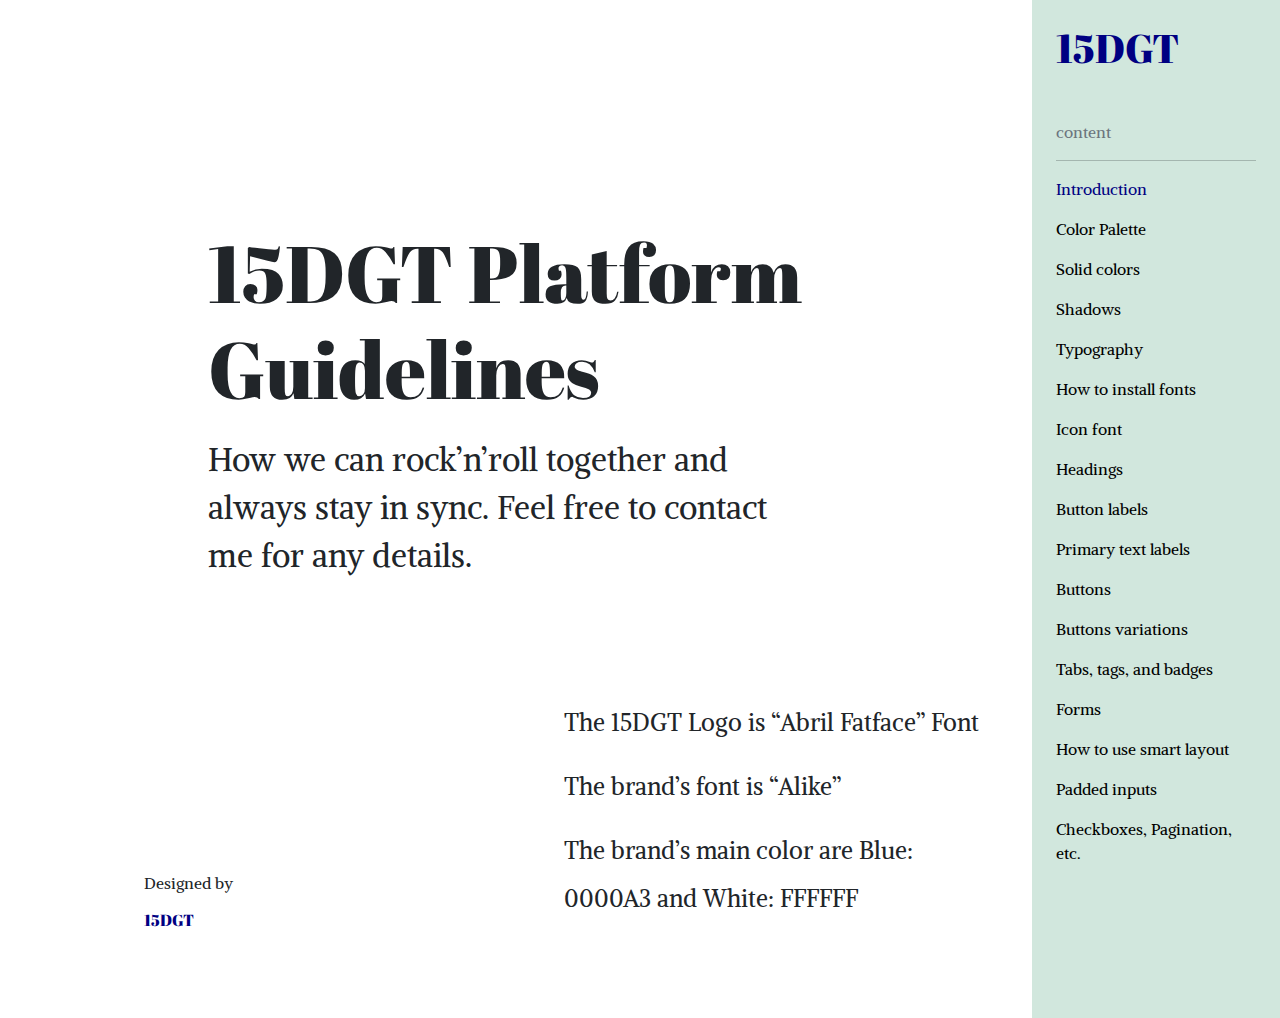
<file: index.html>
<!DOCTYPE html>
<html lang="en">
<head>
    <meta charset="UTF-8">
    <meta http-equiv="X-UA-Compatible" content="IE=edge">
    <meta name="viewport" content="width=device-width, initial-scale=1.0">
    <title>Home 15DGT</title>
    <!-- bootstrap css -->
    <link rel="stylesheet" href="css/bootstrap.min.css">
    <!-- style css -->
    <link rel="stylesheet" href="css/style.css">
    <!-- responsive css -->
    <link rel="stylesheet" href="css/responsive.css">
</head>
<body>

    <section class="d-flex justify-content-between" style="height: 1018px; overflow: hidden;">
        <main class="w-100">
            <div class="main-heading">
                <h1 class="display-1">15DGT Platform <br> Guidelines</h1>
                <p class="fs-2">How we can rock’n’roll together and <br> always stay in sync. Feel free to contact <br> me for any details. </p>
            </div>
            <div class="main-footer d-md-flex align-items-end justify-content-between ms-5 px-md-5">
                <div class="w-100 ms-md-5">
                    <p class="fs-6">Designed by</p>
                    <h1 class="fs-6 blue-500">15DGT</h1>
                </div>
                <div class="w-100">
                    <p class="fs-4 lh-lg">The 15DGT Logo is “Abril Fatface” Font</p>
                    <p class="fs-4 lh-lg">The brand’s font is “Alike”</p>
                    <p class="fs-4 lh-lg">The brand’s main color are Blue: 0000A3 and White: FFFFFF  </p>
                </div>
            </div>
        </main>
        <aside id="sidebar" class="bg-success-subtle p-4 " style="width: 296px">
            <h1 class="fs-1 mb-5 blue-500">15DGT</h1>
            <p class="text-light-emphasis">content</p>
            <hr>
            <p><a class="active" href="index.html">Introduction</a></p>
            <p><a href="solid-color.html">Color Palette</a></p>
            <p><a href="solid-color.html">Solid colors</a></p>
            <p><a href="shadow.html">Shadows</a></p>
            <p><a href="icon-font.html">Typography</a></p>
            <p><a href="icon-font.html">How to install fonts</a></p>
            <p><a href="icon-font.html">Icon font</a></p>
            <p><a href="heading.html">Headings</a></p>
            <p><a href="button-label.html">Button labels</a></p>
            <p><a href="primary-text.html">Primary text labels</a></p>
            <p><a href="btn-variation.html">Buttons</a></p>
            <p><a href="btn-variation.html">Buttons variations</a></p>
            <p><a href="tabs-tag.html">Tabs, tags, and badges</a></p>
            <p><a href="#">Forms</a></p>
            <p><a href="#">How to use smart layout</a></p>
            <p><a href="padded-inputs.html">Padded inputs</a></p>
            <p><a href="checkbox.html">Checkboxes, Pagination, etc.</a></p>
        </aside>
    </section>
    <!-- toggle button for mobile -->
    <div class="menu_btn">
        <img src="images/menu.png" alt="">
    </div>
    <div id="close" class="menu_btn">
        <img src="images/close.png" alt="">
    </div>
    
    <!-- script link here -->
    <script src="js/bootstrap.bundle.min.js"></script>
    <script src="js/main.js"></script>
</body>
</html>
</file>
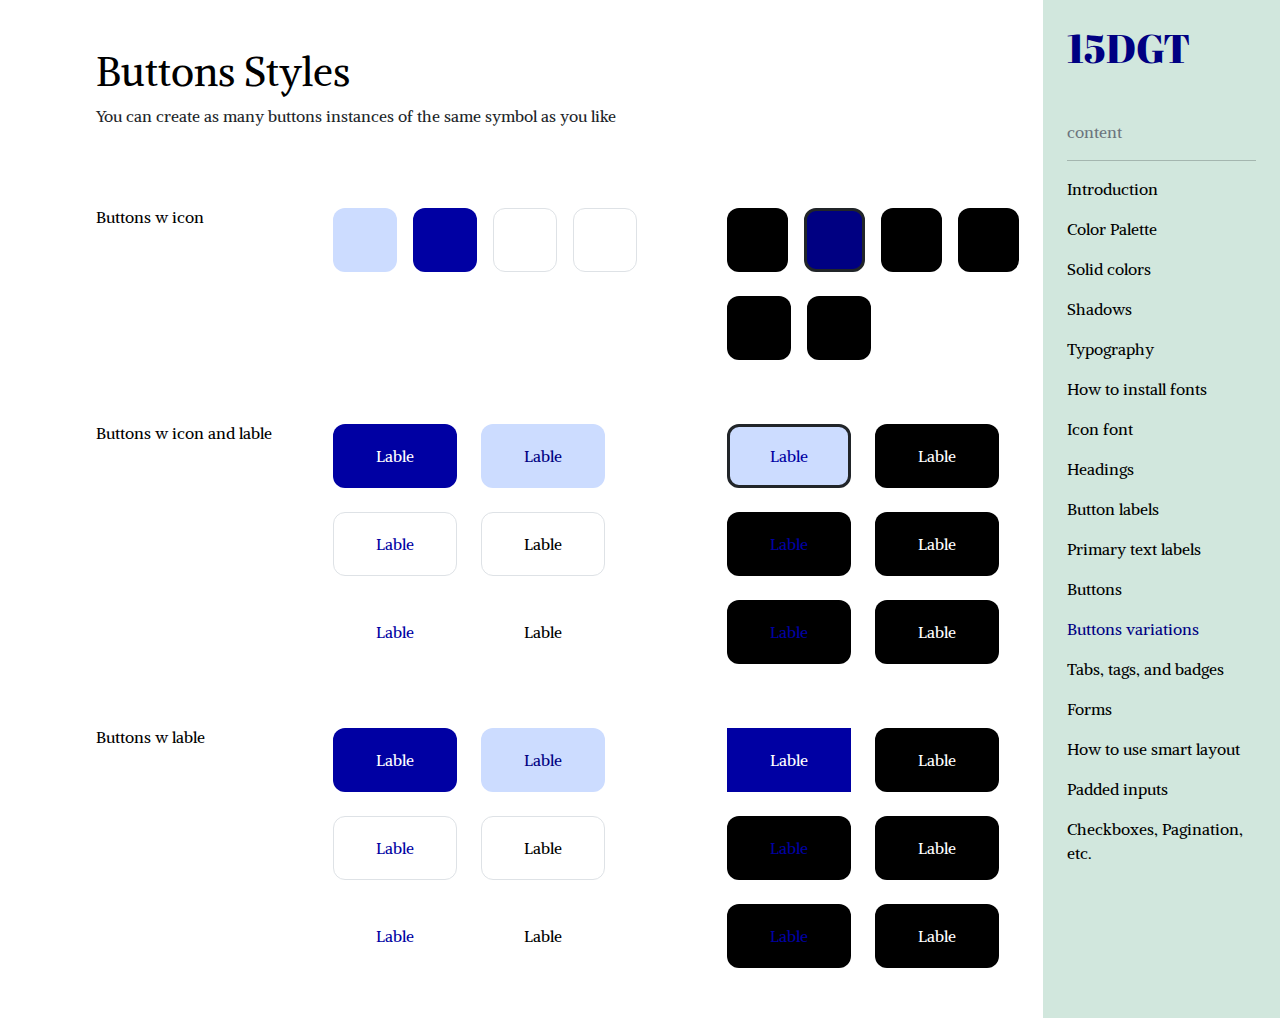
<file: btn-variation.html>
<!DOCTYPE html>
<html lang="en">
<head>
    <meta charset="UTF-8">
    <meta http-equiv="X-UA-Compatible" content="IE=edge">
    <meta name="viewport" content="width=device-width, initial-scale=1.0">
    <title>Button variant</title>
    <!-- bootstrap css -->
    <link rel="stylesheet" href="css/bootstrap.min.css">
    <!-- style css -->
    <link rel="stylesheet" href="css/style.css">
    <!-- responsive css -->
    <link rel="stylesheet" href="css/responsive.css">
</head>
<body>

    <section id="main_container" class="d-md-flex justify-content-between">
        <main class="w-100 p-4 ms-md-5 ps-md-5 mt-4">
            <div>
                <h3 class="fs-1 text-black">Buttons Styles</h3>
                <p class="fs-6"> You can create as many buttons instances of the same symbol as you like</p>
            </div>
            <div class="row">
                <div class="col-md-3">
                    <div class="mt-5 pt-3">
                        <h3 class="text-black h6">Buttons w icon</h3>
                    </div>
                </div>
                <div class="col-md-5">
                    <div class="mt-5 pt-3">
                        <div class="d-flex gap-3">
                            <div class="w-64 h-64 bg_info border-radius"></div>
                            <div class="w-64 h-64 bg-blue border-radius"></div>
                            <div class="w-64 h-64 bg-white border border-radius"></div>
                            <div class="w-64 h-64 bg-white border border-radius"></div>
                        </div>
                    </div>
                </div>
                <div class="col-md-4">
                    <div class="mt-5 pt-3">
                        <div class="d-flex gap-3">
                            <div class="w-64 h-64 bg-black border-radius"></div>
                            <div class="w-64 h-64 bg-blue-500 border border-3 border-dark border-radius"></div>
                            <div class="w-64 h-64 bg-black border-radius"></div>
                            <div class="w-64 h-64 bg-black border-radius"></div>
                        </div>
                        <div class="d-flex gap-3 mt-4">
                            <div class="w-64 h-64 bg-black border-radius"></div>
                            <div class="w-64 h-64 bg-black border-radius"></div>
                        </div>
                    </div>
                </div>
            </div>
            <div class="row">
                <div class="col-md-3">
                    <div class="mt-5 pt-3">
                        <h3 class="text-black h6">Buttons w icon and lable</h3>
                    </div>
                </div>
                <div class="col-md-5">
                    <div class="mt-5 pt-3">
                        <div class="my-grid gap-4">
                            <div class="h-64 bg-blue border-radius d-flex align-items-center justify-content-center text-white">Lable</div>
                            <div class="h-64 bg_info border-radius d-flex align-items-center justify-content-center active">Lable</div>
                            <div class="h-64 bg-white border-radius border d-flex align-items-center justify-content-center blue">Lable</div>
                            <div class="h-64 text-black border-radius border d-flex align-items-center justify-content-center active">Lable</div>
                            <div class="h-64 bg-white border-radius d-flex align-items-center justify-content-center blue">Lable</div>
                            <div class="h-64 text-black border-radius d-flex align-items-center justify-content-center active">Lable</div>
                        </div>
                    </div>
                </div>
                <div class="col-md-4">
                    <div class="mt-5 pt-3">
                        <div class="my-grid gap-4">
                            <div class="h-64 bg_info blue border-radius d-flex align-items-center justify-content-center border border-3 border-dark">Lable</div>
                            <div class="h-64 bg-black border-radius d-flex align-items-center justify-content-center text-white">Lable</div>
                            <div class="h-64 bg-black border-radius d-flex align-items-center justify-content-center blue">Lable</div>
                            <div class="h-64 bg-black border-radius d-flex align-items-center justify-content-center text-white">Lable</div>
                            <div class="h-64 bg-black border-radius d-flex align-items-center justify-content-center blue">Lable</div>
                            <div class="h-64 bg-black border-radius d-flex align-items-center justify-content-center text-white">Lable</div>
                        </div>
                    </div>
                </div>
            </div>
            <div class="row">
                <div class="col-md-3">
                    <div class="mt-5 pt-3">
                        <h3 class="text-black h6">Buttons w lable</h3>
                    </div>
                </div>
                <div class="col-md-5">
                    <div class="mt-5 pt-3">
                        <div class="my-grid gap-4">
                            <div class="h-64 bg-blue border-radius d-flex align-items-center justify-content-center text-white">Lable</div>
                            <div class="h-64 bg_info border-radius d-flex align-items-center justify-content-center active">Lable</div>
                            <div class="h-64 bg-white border-radius border d-flex align-items-center justify-content-center blue">Lable</div>
                            <div class="h-64 text-black border-radius border d-flex align-items-center justify-content-center active">Lable</div>
                            <div class="h-64 bg-white border-radius d-flex align-items-center justify-content-center blue">Lable</div>
                            <div class="h-64 text-black border-radius d-flex align-items-center justify-content-center active">Lable</div>
                        </div>
                    </div>
                </div>
                <div class="col-md-4">
                    <div class="mt-5 pt-3">
                        <div class="my-grid gap-4">
                            <div class="h-64 bg-blue text-white d-flex align-items-center justify-content-center">Lable</div>
                            <div class="h-64 bg-black border-radius d-flex align-items-center justify-content-center text-white">Lable</div>
                            <div class="h-64 bg-black border-radius d-flex align-items-center justify-content-center blue">Lable</div>
                            <div class="h-64 bg-black border-radius d-flex align-items-center justify-content-center text-white">Lable</div>
                            <div class="h-64 bg-black border-radius d-flex align-items-center justify-content-center blue">Lable</div>
                            <div class="h-64 bg-black border-radius d-flex align-items-center justify-content-center text-white">Lable</div>
                        </div>
                    </div>
                </div>
            </div>
        </main>
        <aside id="sidebar" class="bg-success-subtle p-4" style="width: 296px">
            <h1 class="fs-1 mb-5 blue-500">15DGT</h1>
            <p class="text-light-emphasis">content</p>
            <hr>
            <p><a href="index.html">Introduction</a></p>
            <p><a href="solid-color.html">Color Palette</a></p>
            <p><a href="solid-color.html">Solid colors</a></p>
            <p><a href="shadow.html">Shadows</a></p>
            <p><a href="icon-font.html">Typography</a></p>
            <p><a href="icon-font.html">How to install fonts</a></p>
            <p><a href="icon-font.html">Icon font</a></p>
            <p><a href="heading.html">Headings</a></p>
            <p><a href="button-label.html">Button labels</a></p>
            <p><a href="primary-text.html">Primary text labels</a></p>
            <p><a href="btn-variation.html">Buttons</a></p>
            <p><a class="active" href="btn-variation.html">Buttons variations</a></p>
            <p><a href="tabs-tag.html">Tabs, tags, and badges</a></p>
            <p><a href="#">Forms</a></p>
            <p><a href="#">How to use smart layout</a></p>
            <p><a href="padded-inputs.html">Padded inputs</a></p>
            <p><a href="checkbox.html">Checkboxes, Pagination, etc.</a></p>
        </aside>
    </section>
    
    <!-- toggle button for mobile -->
    <div class="menu_btn">
        <img src="images/menu.png" alt="">
    </div>
    <div id="close" class="menu_btn">
        <img src="images/close.png" alt="">
    </div>
    
    <!-- script link here -->
    <script src="js/bootstrap.bundle.min.js"></script>
    <script src="js/main.js"></script>
</body>
</html>
</file>
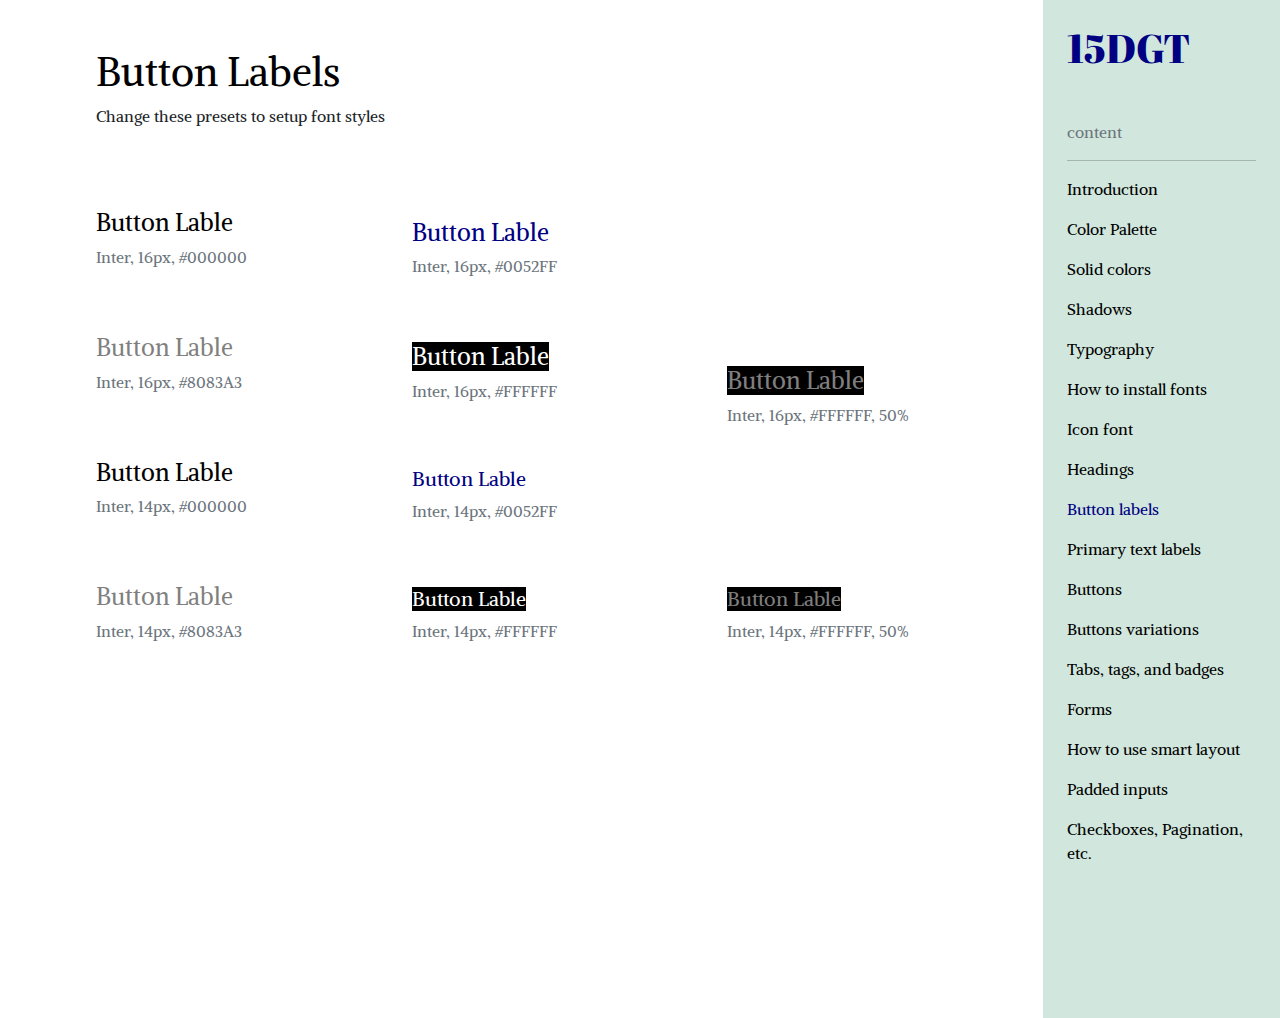
<file: button-label.html>
<!DOCTYPE html>
<html lang="en">
<head>
    <meta charset="UTF-8">
    <meta http-equiv="X-UA-Compatible" content="IE=edge">
    <meta name="viewport" content="width=device-width, initial-scale=1.0">
    <title>Button</title>
    <!-- bootstrap css -->
    <link rel="stylesheet" href="css/bootstrap.min.css">
    <!-- style css -->
    <link rel="stylesheet" href="css/style.css">
    <!-- responsive css -->
    <link rel="stylesheet" href="css/responsive.css">
</head>
<body>

    <section id="main_container" class="d-md-flex justify-content-between">
        <main class="w-100 p-4 ms-md-5 ps-md-5 mt-4">
            <div>
                <h3 class="fs-1 text-black">Button Labels</h3>
                <p class="fs-6">Change these presets to setup font styles</p>
            </div>
            <div class="row align-items-end">
                <div class="col-md-4">
                    <div class="mt-5 pt-3">
                        <h3 class="text-black h4">Button Lable</h3>
                        <p class="fs-6 text-light-emphasis">Inter, 16px, #000000</p>
                    </div>
                    <div class="mt-5 pt-3">
                        <h3 class="text-black-50 h4">Button Lable</h3>
                        <p class="fs-6 text-light-emphasis">Inter, 16px, #8083A3</p>
                    </div>
                    <div class="mt-5 pt-3">
                        <h3 class="text-black h4">Button Lable</h3>
                        <p class="fs-6 text-light-emphasis">Inter, 14px, #000000</p>
                    </div>
                    <div class="mt-5 pt-3">
                        <h3 class="text-black-50 h4">Button Lable</h3>
                        <p class="fs-6 text-light-emphasis">Inter, 14px, #8083A3</p>
                    </div>
                </div>
                <div class="col-md-4">
                    <div class="mt-5 pt-3">
                        <h3 class="blue-500 h4">Button Lable</h3>
                        <p class="fs-6 text-light-emphasis fs-6">Inter, 16px, #0052FF</p>
                    </div>
                    <div class="mt-5 pt-3">
                        <h3 class="text-white bg-black d-inline-block h4">Button Lable</h3>
                        <p class="fs-6 text-light-emphasis fs-6">Inter, 16px, #FFFFFF</p>
                    </div>
                    <div class="mt-5 pt-3">
                        <h3 class="blue-500 h5">Button Lable</h3>
                        <p class="fs-6 text-light-emphasis fs-6">Inter, 14px, #0052FF</p>
                    </div>
                    <div class="mt-5 pt-3">
                        <h3 class="text-white bg-black d-inline-block h5">Button Lable</h3>
                        <p class="fs-6 text-light-emphasis fs-6">Inter, 14px, #FFFFFF</p>
                    </div>
                </div>
                <div class="col-md-4">
                    <div class="mt-5 pb-md-5">
                        <h3 class="text-white-50 bg-black d-inline-block h4">Button Lable</h3>
                        <p class="fs-6 text-light-emphasis fs-6">Inter, 16px, #FFFFFF, 50%</p>
                    </div>
                    <div class="mt-5 pt-5">
                        <h3 class="text-white-50 bg-black d-inline-block h5">Button Lable</h3>
                        <p class="fs-6 text-light-emphasis fs-6">Inter, 14px, #FFFFFF, 50%</p>
                    </div>
                </div>
            </div>
        </main>
        <aside id="sidebar" class="bg-success-subtle p-4" style="width: 296px">
            <h1 class="fs-1 mb-5 blue-500">15DGT</h1>
            <p class="text-light-emphasis">content</p>
            <hr>
            <p><a href="index.html">Introduction</a></p>
            <p><a href="solid-color.html">Color Palette</a></p>
            <p><a href="solid-color.html">Solid colors</a></p>
            <p><a href="shadow.html">Shadows</a></p>
            <p><a href="icon-font.html">Typography</a></p>
            <p><a href="icon-font.html">How to install fonts</a></p>
            <p><a href="icon-font.html">Icon font</a></p>
            <p><a href="heading.html">Headings</a></p>
            <p><a class="active" href="button-label.html">Button labels</a></p>
            <p><a href="primary-text.html">Primary text labels</a></p>
            <p><a href="btn-variation.html">Buttons</a></p>
            <p><a href="btn-variation.html">Buttons variations</a></p>
            <p><a href="tabs-tag.html">Tabs, tags, and badges</a></p>
            <p><a href="#">Forms</a></p>
            <p><a href="#">How to use smart layout</a></p>
            <p><a href="padded-inputs.html">Padded inputs</a></p>
            <p><a href="checkbox.html">Checkboxes, Pagination, etc.</a></p>
        </aside>
    </section>
    
    <!-- toggle button for mobile -->
    <div class="menu_btn">
        <img src="images/menu.png" alt="">
    </div>
    <div id="close" class="menu_btn">
        <img src="images/close.png" alt="">
    </div>
    
    <!-- script link here -->
    <script src="js/bootstrap.bundle.min.js"></script>
    <script src="js/main.js"></script>
</body>
</html>
</file>
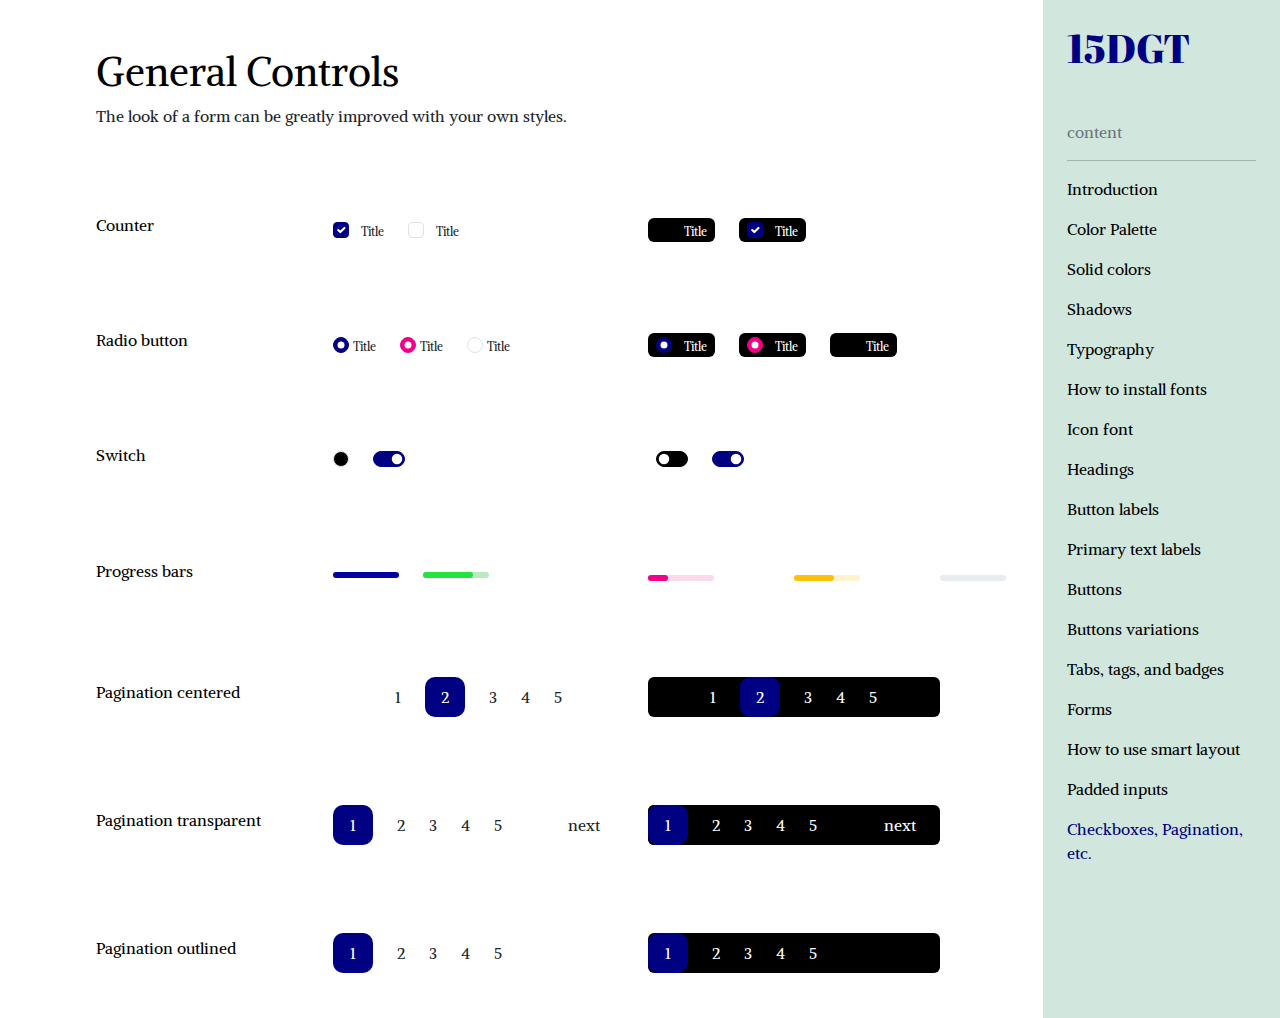
<file: checkbox.html>
<!DOCTYPE html>
<html lang="en">
<head>
    <meta charset="UTF-8">
    <meta http-equiv="X-UA-Compatible" content="IE=edge">
    <meta name="viewport" content="width=device-width, initial-scale=1.0">
    <title>General Controls</title>
    <!-- bootstrap css -->
    <link rel="stylesheet" href="css/bootstrap.min.css">
    <!-- style css -->
    <link rel="stylesheet" href="css/style.css">
    <!-- responsive css -->
    <link rel="stylesheet" href="css/responsive.css">
    <style>
        label{
            font-size: 12px;
        }
    </style>
</head>
<body>

    <section id="main_container" class="d-md-flex justify-content-between">
        <main class="w-100 p-4 ms-md-5 ps-md-5 mt-4">
            <div>
                <h3 class="fs-1 text-black">General Controls</h3>
                <p class="fs-6">The look of a form can be greatly improved with your own styles.</p>
            </div>
            <div class="row align-items-center mt-5 pt-md-3">
                <div class="col-md-3">
                    <div class="mt-4 ">
                        <h3 class="text-black h6">Counter</h3>
                    </div>
                </div>
                <div class="col-md-4">
                    <div class="mt-4 ">
                        <div class="d-flex gap-4">
                            <div>
                                <input class="form-check-input me-2" type="checkbox" value="" id="flexCheckChecked" checked> <label for="">Title</label>
                            </div>
                            <div>
                                <input class="form-check-input me-2" type="checkbox" value="" id="flexCheckChecked"> <label for="">Title</label>
                            </div>
                        </div>
                    </div>
                </div>
                <div class="col-md-4">
                    <div class="mt-4 ">
                        <div class="d-flex gap-4">
                            <div class="bg-black px-2  rounded">
                                <input class="form-check-input bg-black border-0 me-2" type="checkbox" value="" id="flexCheckChecked"> <label class="text-white" for="">Title</label>
                            </div>
                            <div class="bg-black px-2  rounded">
                                <input class="form-check-input me-2" type="checkbox" value="" id="flexCheckChecked" checked> <label for="" class="text-white">Title</label>
                            </div>
                        </div>
                    </div>
                </div>
            </div>
            <div class="row align-items-center mt-5 pt-md-3">
                <div class="col-md-3">
                    <div class="mt-4 ">
                        <h3 class="text-black h6">Radio button</h3>
                    </div>
                </div>
                <div class="col-md-4">
                    <div class="mt-4 ">
                        <div class="d-flex gap-4">
                            <div>
                                <input class="form-check-input" type="radio" name="" id="" value="lala" checked> <label for="">Title</label>
                            </div>
                            <div>
                                <input class="form-check-input my-bg" type="radio" name="" id="" value="option1" checked> <label for="">Title</label>
                            </div>
                            <div>
                                <input class="form-check-input" type="radio" name="" id="" value="op"> <label for="">Title</label>
                            </div>
                        </div>
                    </div>
                </div>
                <div class="col-md-4">
                    <div class="mt-4 ">
                        <div class="d-flex gap-4">
                            <div class="bg-black px-2  rounded">
                                <input class="form-check-input me-2" type="radio" value="" id="flexCheckChecked" checked> <label class="text-white" for="">Title</label>
                            </div>
                            <div class="bg-black px-2  rounded">
                                <input class="form-check-input my-bg me-2" type="radio" value="" id="flexCheckChecked" checked> <label class="text-white" for="">Title</label>
                            </div>
                            <div class="bg-black px-2  rounded">
                                <input class="form-check-input bg-black border-0 me-2" type="checkbox" value="" id="flexCheckChecked"> <label class="text-white" for="">Title</label>
                            </div>
                        </div>
                    </div>
                </div>
            </div>
            <div class="row align-items-center mt-5 pt-md-3">
                <div class="col-md-3">
                    <div class="mt-4 ">
                        <h3 class="text-black h6">Switch</h3>
                    </div>
                </div>
                <div class="col-md-4">
                    <div class="mt-4 ">
                        <div class="d-flex gap-4">
                            <div>
                                <input class="form-check-input bg-black" type="radio" role="switch" id="flexSwitchCheckChecked">
                            </div>
                            <div>
                                <div class="form-check form-switch">
                                    <input class="form-check-input" type="checkbox" role="switch" id="flexSwitchCheckChecked" checked>
                                  </div>
                            </div>
                        </div>
                    </div>
                </div>
                <div class="col-md-4">
                    <div class="mt-4 ">
                        <div class="d-flex gap-4">
                            <div class="form-check form-switch rotated">
                                <input class="form-check-input black-bg" type="checkbox" role="switch" id="flexSwitchCheckChecked" checked>
                            </div>
                            <div class="form-check form-switch">
                                <input class="form-check-input" type="checkbox" role="switch" id="flexSwitchCheckChecked" checked>
                            </div>
                        </div>
                    </div>
                </div>
            </div>
            <div class="row align-items-center mt-5 pt-md-3">
                <div class="col-md-3">
                    <div class="mt-4 ">
                        <h3 class="text-black h6">Progress bars</h3>
                    </div>
                </div>
                <div class="col-md-4">
                    <div class="mt-4 ">
                        <div class="d-flex gap-4">
                            <div class="rounded" style="width:66px; height: 6px; background: #0000A3;"></div>
                            <div class="position-relative">
                                <div class="rounded position-absolute" style="width:66px; height: 6px; background: #b8ecbf;"></div>
                                <div class="rounded position-absolute" style="width:50px; height: 6px; background: #23E33E;"></div>
                            </div>
                            
                        </div>
                    </div>
                </div>
                <div class="col-md-4">
                    <div class="mt-4 ">
                        <div class="d-flex gap-4 justify-content-md-between justify-content-evenly">
                            <div>
                                <div class="position-relative">
                                    <div class="rounded position-absolute " style="width:66px; height: 6px; background: #FDD9ED;"></div>
                                    <div class="rounded position-absolute bg_purple" style="width:20px; height: 6px;"></div>
                                </div>
                            </div>
                            <div>
                                <div class="position-relative">
                                    <div class="rounded position-absolute bg-warning-subtle" style="width:66px; height: 6px;"></div>
                                    <div class="rounded position-absolute bg-warning" style="width:40px; height: 6px;"></div>
                                </div>
                            </div>
                            <div>
                                <div class="position-relative">
                                    <div class="rounded position-absolute bg-body-secondary" style="width:66px; height: 6px;"></div>
                                    
                                </div>
                            </div>
                            
                        </div>
                    </div>
                </div>
            </div>
            <div class="row align-items-center mt-5 pt-md-3">
                <div class="col-md-3">
                    <div class="mt-4 ">
                        <h3 class="text-black h6">Pagination centered</h3>
                    </div>
                </div>
                <div class="col-md-4">
                    <div class="mt-4 ">
                        <div class="d-flex align-items-center justify-content-center gap-4">
                            <div>1</div>
                            <div class="my-box">2</div>
                            <div>3</div>
                            <div>4</div>
                            <div>5</div>
                        </div>
                    </div>
                </div>
                <div class="col-md-4">
                    <div class="mt-4 bg-black rounded text-white">
                        <div class="d-flex align-items-center justify-content-center gap-4">
                            <div>1</div>
                            <div class="my-box">2</div>
                            <div>3</div>
                            <div>4</div>
                            <div>5</div>
                        </div>
                    </div>
                </div>
            </div>
            <div class="row align-items-center mt-5 pt-md-3">
                <div class="col-md-3">
                    <div class="mt-4 ">
                        <h3 class="text-black h6">Pagination transparent</h3>
                    </div>
                </div>
                <div class="col-md-4">
                    <div class="mt-4 ">
                        <div class="d-flex align-items-center justify-content-between">
                            <div class="d-flex gap-4  align-items-center">
                                <div class="my-box">1</div>
                                <div>2</div>
                                <div>3</div>
                                <div>4</div>
                                <div>5</div>
                            </div>
                            <div class="me-4">
                                next
                            </div>
                        </div>
                    </div>
                </div>
                <div class="col-md-4">
                    <div class="mt-4 bg-black rounded text-white">
                        <div class="d-flex align-items-center justify-content-between">
                            <div class="bg-black rounded d-flex gap-4  align-items-center">
                                <div class="my-box">1</div>
                                <div>2</div>
                                <div>3</div>
                                <div>4</div>
                                <div>5</div>
                            </div>
                            <div class="me-4">
                                next
                            </div>
                        </div>
                    </div>
                </div>
            </div>
            <div class="row align-items-center mt-5 pt-md-3">
                <div class="col-md-3">
                    <div class="mt-4 ">
                        <h3 class="text-black h6">Pagination outlined</h3>
                    </div>
                </div>
                <div class="col-md-4">
                    <div class="mt-4 ">
                        <div class="d-flex align-items-center gap-4">
                            <div class="my-box">1</div>
                            <div>2</div>
                            <div>3</div>
                            <div>4</div>
                            <div>5</div>
                        </div>
                    </div>
                </div>
                <div class="col-md-4">
                    <div class="mt-4 bg-black rounded text-white">
                        <div class="d-flex align-items-center gap-4">
                            <div class="my-box">1</div>
                            <div>2</div>
                            <div>3</div>
                            <div>4</div>
                            <div>5</div>
                        </div>
                    </div>
                </div>
            </div>
        </main>
        <aside id="sidebar" class="bg-success-subtle p-4" style="width: 296px">
            <h1 class="fs-1 mb-5 blue-500">15DGT</h1>
            <p class="text-light-emphasis">content</p>
            <hr>
            <p><a href="index.html">Introduction</a></p>
            <p><a href="solid-color.html">Color Palette</a></p>
            <p><a href="solid-color.html">Solid colors</a></p>
            <p><a href="shadow.html">Shadows</a></p>
            <p><a href="icon-font.html">Typography</a></p>
            <p><a href="icon-font.html">How to install fonts</a></p>
            <p><a href="icon-font.html">Icon font</a></p>
            <p><a href="heading.html">Headings</a></p>
            <p><a href="button-label.html">Button labels</a></p>
            <p><a href="primary-text.html">Primary text labels</a></p>
            <p><a href="btn-variation.html">Buttons</a></p>
            <p><a href="btn-variation.html">Buttons variations</a></p>
            <p><a href="tabs-tag.html">Tabs, tags, and badges</a></p>
            <p><a href="#">Forms</a></p>
            <p><a href="#">How to use smart layout</a></p>
            <p><a  href="padded-inputs.html">Padded inputs</a></p>
            <p><a class="active" href="checkbox.html">Checkboxes, Pagination, etc.</a></p>
        </aside>
    </section>
    
    <!-- toggle button for mobile -->
    <div class="menu_btn">
        <img src="images/menu.png" alt="">
    </div>
    <div id="close" class="menu_btn">
        <img src="images/close.png" alt="">
    </div>
    
    <!-- script link here -->
    <script src="js/bootstrap.bundle.min.js"></script>
    <script src="js/main.js"></script>
</body>
</html>
</file>
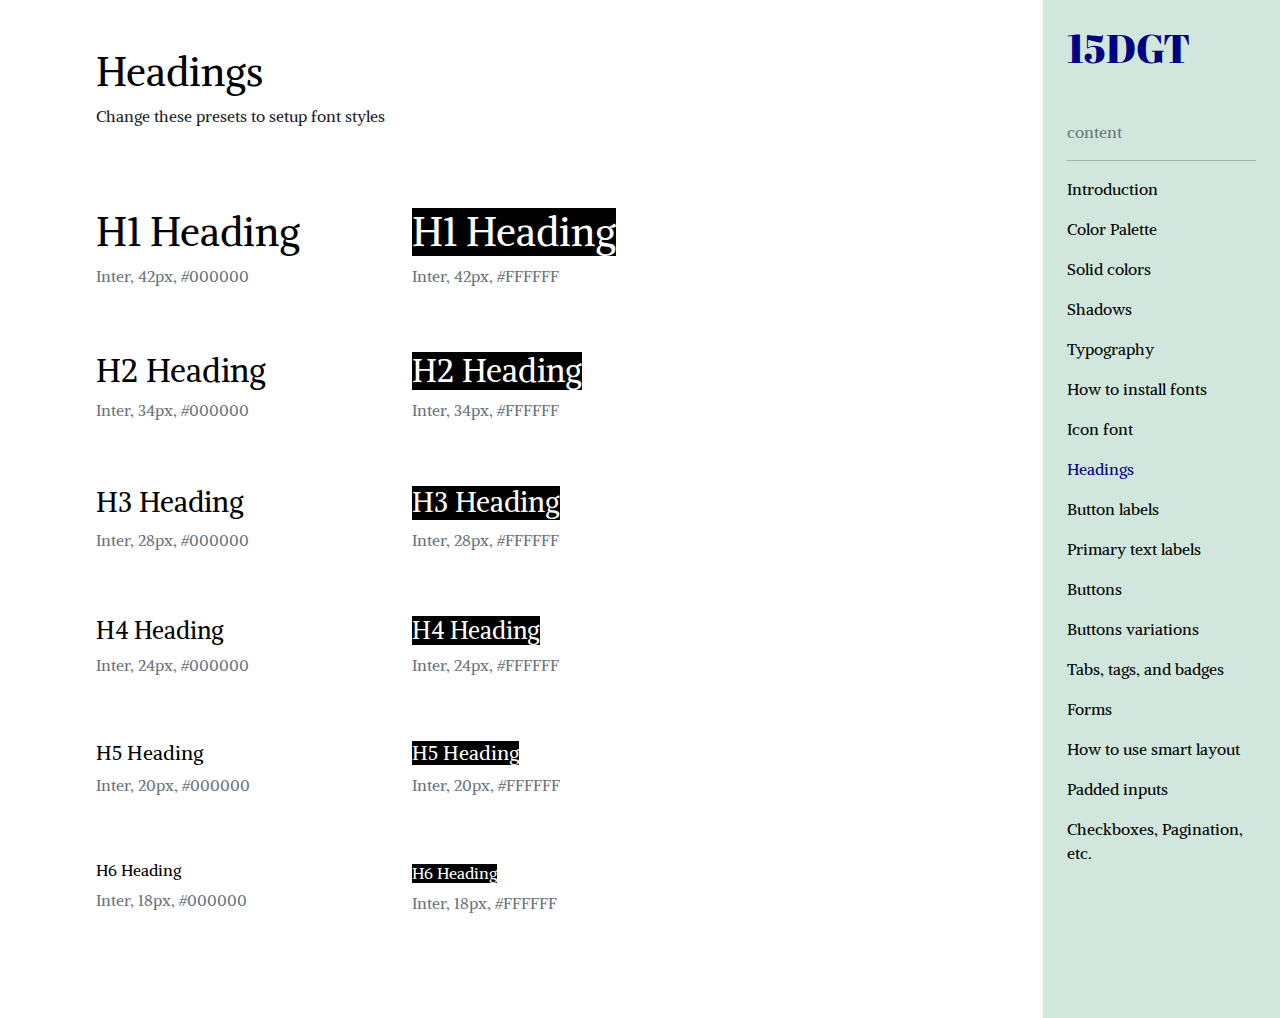
<file: heading.html>
<!DOCTYPE html>
<html lang="en">
<head>
    <meta charset="UTF-8">
    <meta http-equiv="X-UA-Compatible" content="IE=edge">
    <meta name="viewport" content="width=device-width, initial-scale=1.0">
    <title>header</title>
    <!-- bootstrap css -->
    <link rel="stylesheet" href="css/bootstrap.min.css">
    <!-- style css -->
    <link rel="stylesheet" href="css/style.css">
    <!-- responsive css -->
    <link rel="stylesheet" href="css/responsive.css">
</head>
<body>

    <section id="main_container" class="d-md-flex justify-content-between">
        <main class="w-100 p-4 ms-md-5 ps-md-5 mt-4">
            <div>
                <h3 class="fs-1 text-black">Headings</h3>
                <p class="fs-6">Change these presets to setup font styles</p>
            </div>
            <div class="row">
                <div class="col-md-4">
                    <div class="mt-5 pt-3">
                        <h3 class="text-black h1">H1 Heading</h3>
                        <p class="fs-6 text-light-emphasis fs-6">Inter, 42px, #000000</p>
                    </div>
                    <div class="mt-5 pt-3">
                        <h3 class="text-black h2">H2 Heading</h3>
                        <p class="fs-6 text-light-emphasis fs-6">Inter, 34px, #000000</p>
                    </div>
                    <div class="mt-5 pt-3">
                        <h3 class="text-black h3">H3 Heading</h3>
                        <p class="fs-6 text-light-emphasis fs-6">Inter, 28px, #000000</p>
                    </div>
                    <div class="mt-5 pt-3">
                        <h3 class="text-black h4">H4 Heading</h3>
                        <p class="fs-6 text-light-emphasis fs-6">Inter, 24px, #000000</p>
                    </div>
                    <div class="mt-5 pt-3">
                        <h3 class="text-black h5">H5 Heading</h3>
                        <p class="fs-6 text-light-emphasis fs-6">Inter, 20px, #000000</p>
                    </div>
                    <div class="mt-5 pt-3">
                        <h3 class="text-black h6">H6 Heading</h3>
                        <p class="fs-6 text-light-emphasis fs-6">Inter, 18px, #000000</p>
                    </div>
                </div>
                <div class="col-md-4">
                    <div class="mt-5 pt-3">
                        <h3 class="text-white d-inline-block h1 bg-black">H1 Heading</h3>
                        <p class="fs-6 text-light-emphasis fs-6">Inter, 42px, #FFFFFF</p>
                    </div>
                    <div class="mt-5 pt-3">
                        <h3 class="text-white d-inline-block h2 bg-black">H2 Heading</h3>
                        <p class="fs-6 text-light-emphasis fs-6">Inter, 34px, #FFFFFF</p>
                    </div>
                    <div class="mt-5 pt-3">
                        <h3 class="text-white d-inline-block h3 bg-black">H3 Heading</h3>
                        <p class="fs-6 text-light-emphasis fs-6">Inter, 28px, #FFFFFF</p>
                    </div>
                    <div class="mt-5 pt-3">
                        <h3 class="text-white d-inline-block h4 bg-black">H4 Heading</h3>
                        <p class="fs-6 text-light-emphasis fs-6">Inter, 24px, #FFFFFF</p>
                    </div>
                    <div class="mt-5 pt-3">
                        <h3 class="text-white d-inline-block h5 bg-black">H5 Heading</h3>
                        <p class="fs-6 text-light-emphasis fs-6">Inter, 20px, #FFFFFF</p>
                    </div>
                    <div class="mt-5 pt-3">
                        <h3 class="text-white d-inline-block h6 bg-black">H6 Heading</h3>
                        <p class="fs-6 text-light-emphasis fs-6">Inter, 18px, #FFFFFF</p>
                    </div>
                </div>
                <div class="col-md-4"></div>
            </div>
        </main>
        <aside id="sidebar" class="bg-success-subtle p-4" style="width: 296px">
            <h1 class="fs-1 mb-5 blue-500">15DGT</h1>
            <p class="text-light-emphasis">content</p>
            <hr>
            <p><a href="index.html">Introduction</a></p>
            <p><a href="solid-color.html">Color Palette</a></p>
            <p><a href="solid-color.html">Solid colors</a></p>
            <p><a href="shadow.html">Shadows</a></p>
            <p><a href="icon-font.html">Typography</a></p>
            <p><a href="icon-font.html">How to install fonts</a></p>
            <p><a href="icon-font.html">Icon font</a></p>
            <p><a class="active" href="heading.html">Headings</a></p>
            <p><a href="button-label.html">Button labels</a></p>
            <p><a href="primary-text.html">Primary text labels</a></p>
            <p><a href="btn-variation.html">Buttons</a></p>
            <p><a href="btn-variation.html">Buttons variations</a></p>
            <p><a href="tabs-tag.html">Tabs, tags, and badges</a></p>
            <p><a href="#">Forms</a></p>
            <p><a href="#">How to use smart layout</a></p>
            <p><a href="padded-inputs.html">Padded inputs</a></p>
            <p><a href="checkbox.html">Checkboxes, Pagination, etc.</a></p>
        </aside>
    </section>
    
    <!-- toggle button for mobile -->
    <div class="menu_btn">
        <img src="images/menu.png" alt="">
    </div>
    <div id="close" class="menu_btn">
        <img src="images/close.png" alt="">
    </div>
    
    <!-- script link here -->
    <script src="js/bootstrap.bundle.min.js"></script>
    <script src="js/main.js"></script>
</body>
</html>
</file>
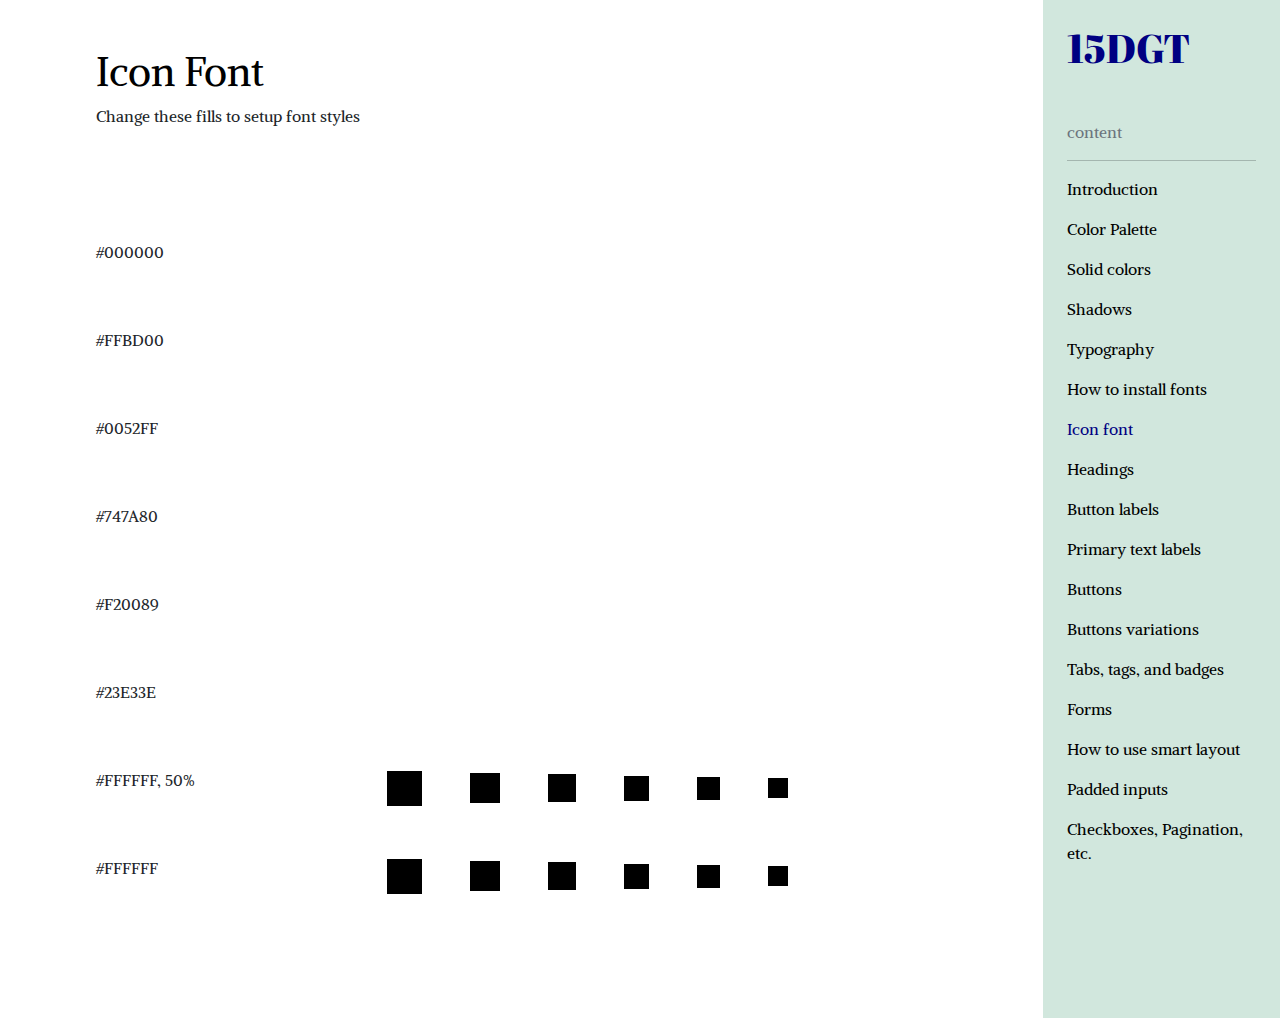
<file: icon-font.html>
<!DOCTYPE html>
<html lang="en">
<head>
    <meta charset="UTF-8">
    <meta http-equiv="X-UA-Compatible" content="IE=edge">
    <meta name="viewport" content="width=device-width, initial-scale=1.0">
    <title>Icon Font</title>
    <!-- bootstrap css -->
    <link rel="stylesheet" href="css/bootstrap.min.css">
    <!-- style css -->
    <link rel="stylesheet" href="css/style.css">
    <!-- responsive css -->
    <link rel="stylesheet" href="css/responsive.css">
</head>
<body>

    <section id="main_container" class="d-md-flex justify-content-between">
        <main class="w-100 p-4 ms-md-5 ps-md-5 mt-4">
            <div>
                <h3 class="fs-1 text-black">Icon Font</h3>
                <p class="fs-6">Change these fills to setup font styles</p>
            </div>
            <div class="pt-5">
                <p class="mt-5 pb-3">#000000</p>
                <p class="mt-5 pb-3">#FFBD00</p>
                <p class="mt-5 pb-3">#0052FF</p>
                <p class="mt-5 pb-3">#747A80</p>
                <p class="mt-5 pb-3">#F20089</p>
                <p class="mt-5 pb-3">#23E33E</p>
                <div class="w-75">
                    <div class="d-flex mt-5 gap-5 justify-content-between">
                        <p>#FFFFFF, 50%</p>
                        <div class="ms-md-5 ps-md-5 d-flex gap-2 gap-md-5 align-items-center justify-content-end">
                            <div style="width: 35px; height: 35px; background: black;"></div>
                            <div style="width: 30px; height: 30px; background: black;"></div>
                            <div style="width: 28px; height: 28px; background: black;"></div>
                            <div style="width: 25px; height: 25px; background: black;"></div>
                            <div style="width: 23px; height: 23px; background: black;"></div>
                            <div style="width: 20px; height: 20px; background: black;"></div>
                        </div>
                    </div>
                    <div class="d-flex mt-5 gap-5 justify-content-between">
                        <p>#FFFFFF</p>
                        <div class="ms-md-5 ps-md-5 d-flex gap-2 gap-md-5 align-items-center justify-content-end">
                            <div style="width: 35px; height: 35px; background: black;"></div>
                            <div style="width: 30px; height: 30px; background: black;"></div>
                            <div style="width: 28px; height: 28px; background: black;"></div>
                            <div style="width: 25px; height: 25px; background: black;"></div>
                            <div style="width: 23px; height: 23px; background: black;"></div>
                            <div style="width: 20px; height: 20px; background: black;"></div>
                        </div>
                    </div>
                </div>
            </div>
        </main>
        <aside id="sidebar" class="bg-success-subtle p-4" style="width: 296px">
            <h1 class="fs-1 mb-5 blue-500">15DGT</h1>
            <p class="text-light-emphasis">content</p>
            <hr>
            <p><a href="index.html">Introduction</a></p>
            <p><a href="solid-color.html">Color Palette</a></p>
            <p><a href="solid-color.html">Solid colors</a></p>
            <p><a href="shadow.html">Shadows</a></p>
            <p><a href="icon-font.html">Typography</a></p>
            <p><a href="icon-font.html">How to install fonts</a></p>
            <p><a class="active" href="icon-font.html">Icon font</a></p>
            <p><a href="heading.html">Headings</a></p>
            <p><a href="button-label.html">Button labels</a></p>
            <p><a href="primary-text.html">Primary text labels</a></p>
            <p><a href="btn-variation.html">Buttons</a></p>
            <p><a href="btn-variation.html">Buttons variations</a></p>
            <p><a href="tabs-tag.html">Tabs, tags, and badges</a></p>
            <p><a href="#">Forms</a></p>
            <p><a href="#">How to use smart layout</a></p>
            <p><a href="padded-inputs.html">Padded inputs</a></p>
            <p><a href="checkbox.html">Checkboxes, Pagination, etc.</a></p>
        </aside>
    </section>
    
    <!-- toggle button for mobile -->
    <div class="menu_btn">
        <img src="images/menu.png" alt="">
    </div>
    <div id="close" class="menu_btn">
        <img src="images/close.png" alt="">
    </div>
    
    <!-- script link here -->
    <script src="js/bootstrap.bundle.min.js"></script>
    <script src="js/main.js"></script>
</body>
</html>
</file>
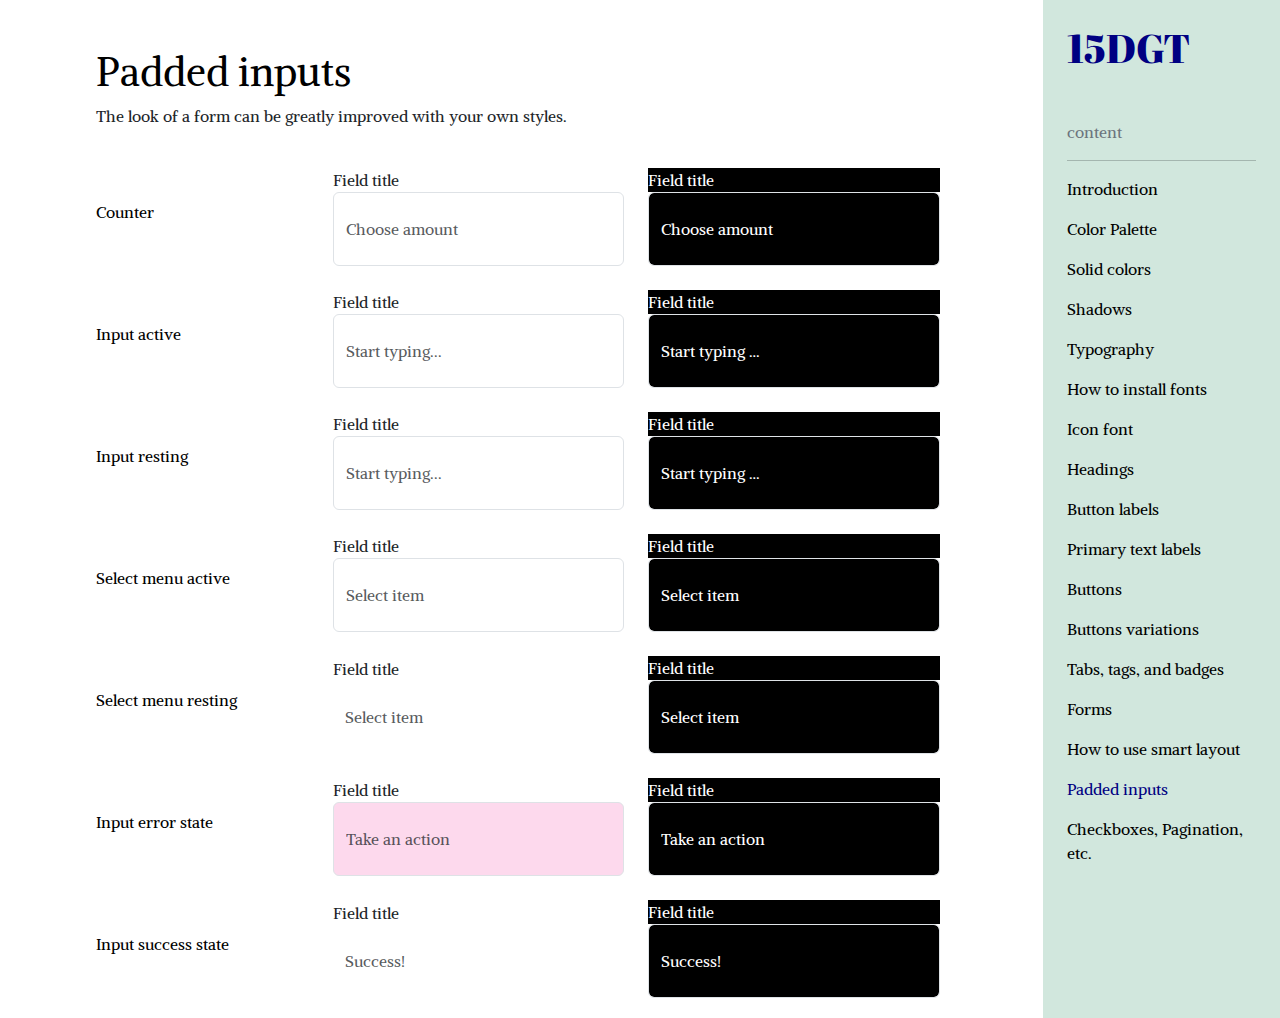
<file: padded-inputs.html>
<!DOCTYPE html>
<html lang="en">
<head>
    <meta charset="UTF-8">
    <meta http-equiv="X-UA-Compatible" content="IE=edge">
    <meta name="viewport" content="width=device-width, initial-scale=1.0">
    <title>Padded inputs</title>
    <!-- bootstrap css -->
    <link rel="stylesheet" href="css/bootstrap.min.css">
    <!-- style css -->
    <link rel="stylesheet" href="css/style.css">
    <!-- responsive css -->
    <link rel="stylesheet" href="css/responsive.css">
</head>
<body>

    <section id="main_container" class="d-md-flex justify-content-between">
        <main class="w-100 p-4 ms-md-5 ps-md-5 mt-4">
            <div>
                <h3 class="fs-1 text-black">Padded inputs</h3>
                <p class="fs-6">The look of a form can be greatly improved with your own styles.</p>
            </div>
            <div class="row align-items-center">
                <div class="col-md-3">
                    <div class="mt-4 ">
                        <h3 class="text-black h6">Counter</h3>
                    </div>
                </div>
                <div class="col-md-4">
                    <div class="mt-4 ">
                        <label for="">Field title</label>
                        <input class="form-control py-4" type="text" placeholder="Choose amount">
                    </div>
                </div>
                <div class="col-md-4">
                    <div class="mt-4 ">
                        <label class="bg-black d-block text-white" for="">Field title</label>
                        <input class="form-control bg-black text-white place-white py-4" type="text" placeholder="Choose amount">
                    </div>
                </div>
            </div>
            <div class="row align-items-center">
                <div class="col-md-3">
                    <div class="mt-4 ">
                        <h3 class="text-black h6">Input active</h3>
                    </div>
                </div>
                <div class="col-md-4">
                    <div class="mt-4 ">
                        <label for="">Field title</label>
                        <input class="form-control py-4" type="text" placeholder="Start typing...">
                    </div>
                </div>
                <div class="col-md-4">
                    <div class="mt-4 ">
                        <label class="bg-black d-block text-white" for="">Field title</label>
                        <input class="form-control bg-black text-white place-white py-4" type="text" placeholder="Start typing …">
                    </div>
                </div>
            </div>
            <div class="row align-items-center">
                <div class="col-md-3">
                    <div class="mt-4 ">
                        <h3 class="text-black h6">Input resting</h3>
                    </div>
                </div>
                <div class="col-md-4">
                    <div class="mt-4 ">
                        <label for="">Field title</label>
                        <input class="form-control py-4" type="text" placeholder="Start typing...">
                    </div>
                </div>
                <div class="col-md-4">
                    <div class="mt-4 ">
                        <label class="bg-black d-block text-white" for="">Field title</label>
                        <input class="form-control bg-black text-white place-white py-4" type="text" placeholder="Start typing …">
                    </div>
                </div>
            </div>
            <div class="row align-items-center">
                <div class="col-md-3">
                    <div class="mt-4 ">
                        <h3 class="text-black h6">Select menu active</h3>
                    </div>
                </div>
                <div class="col-md-4">
                    <div class="mt-4 ">
                        <label for="">Field title</label>
                        <input class="form-control py-4" type="text" placeholder="Select item">
                    </div>
                </div>
                <div class="col-md-4">
                    <div class="mt-4 ">
                        <label class="bg-black d-block text-white" for="">Field title</label>
                        <input class="form-control bg-black text-white place-white py-4" type="text" placeholder="Select item">
                    </div>
                </div>
            </div>
            <div class="row align-items-center">
                <div class="col-md-3">
                    <div class="mt-4 ">
                        <h3 class="text-black h6">Select menu resting</h3>
                    </div>
                </div>
                <div class="col-md-4">
                    <div class="mt-4 ">
                        <label for="">Field title</label>
                        <input class="form-control border-0 py-4" type="text" placeholder="Select item">
                    </div>
                </div>
                <div class="col-md-4">
                    <div class="mt-4 ">
                        <label class="bg-black d-block text-white" for="">Field title</label>
                        <input class="form-control bg-black text-white place-white py-4" type="text" placeholder="Select item">
                    </div>
                </div>
            </div>
            <div class="row align-items-center">
                <div class="col-md-3">
                    <div class="mt-4 ">
                        <h3 class="text-black h6">Input error state</h3>
                    </div>
                </div>
                <div class="col-md-4">
                    <div class="mt-4 ">
                        <label for="">Field title</label>
                        <input class="form-control bg_purple_subtle py-4" type="text" placeholder="Take an action">
                    </div>
                </div>
                <div class="col-md-4">
                    <div class="mt-4 ">
                        <label class="bg-black d-block text-white" for="">Field title</label>
                        <input class="form-control bg-black text-white place-white py-4" type="text" placeholder="Take an action">
                    </div>
                </div>
            </div>
            <div class="row align-items-center">
                <div class="col-md-3">
                    <div class="mt-4 ">
                        <h3 class="text-black h6">Input success state</h3>
                    </div>
                </div>
                <div class="col-md-4">
                    <div class="mt-4 ">
                        <label for="">Field title</label>
                        <input class="form-control border-0 py-4" type="text" placeholder="Success!">
                    </div>
                </div>
                <div class="col-md-4">
                    <div class="mt-4 ">
                        <label class="bg-black d-block text-white" for="">Field title</label>
                        <input class="form-control bg-black text-white place-white py-4" type="text" placeholder="Success!">
                    </div>
                </div>
            </div>
        </main>
        <aside id="sidebar" class="bg-success-subtle p-4" style="width: 296px">
            <h1 class="fs-1 mb-5 blue-500">15DGT</h1>
            <p class="text-light-emphasis">content</p>
            <hr>
            <p><a href="index.html">Introduction</a></p>
            <p><a href="solid-color.html">Color Palette</a></p>
            <p><a href="solid-color.html">Solid colors</a></p>
            <p><a href="shadow.html">Shadows</a></p>
            <p><a href="icon-font.html">Typography</a></p>
            <p><a href="icon-font.html">How to install fonts</a></p>
            <p><a href="icon-font.html">Icon font</a></p>
            <p><a href="heading.html">Headings</a></p>
            <p><a href="button-label.html">Button labels</a></p>
            <p><a href="primary-text.html">Primary text labels</a></p>
            <p><a href="btn-variation.html">Buttons</a></p>
            <p><a href="btn-variation.html">Buttons variations</a></p>
            <p><a href="tabs-tag.html">Tabs, tags, and badges</a></p>
            <p><a href="#">Forms</a></p>
            <p><a href="#">How to use smart layout</a></p>
            <p><a class="active"  href="padded-inputs.html">Padded inputs</a></p>
            <p><a href="checkbox.html">Checkboxes, Pagination, etc.</a></p>
        </aside>
    </section>
    
    <!-- toggle button for mobile -->
    <div class="menu_btn">
        <img src="images/menu.png" alt="">
    </div>
    <div id="close" class="menu_btn">
        <img src="images/close.png" alt="">
    </div>
    
    <!-- script link here -->
    <script src="js/bootstrap.bundle.min.js"></script>
    <script src="js/main.js"></script>
</body>
</html>
</file>
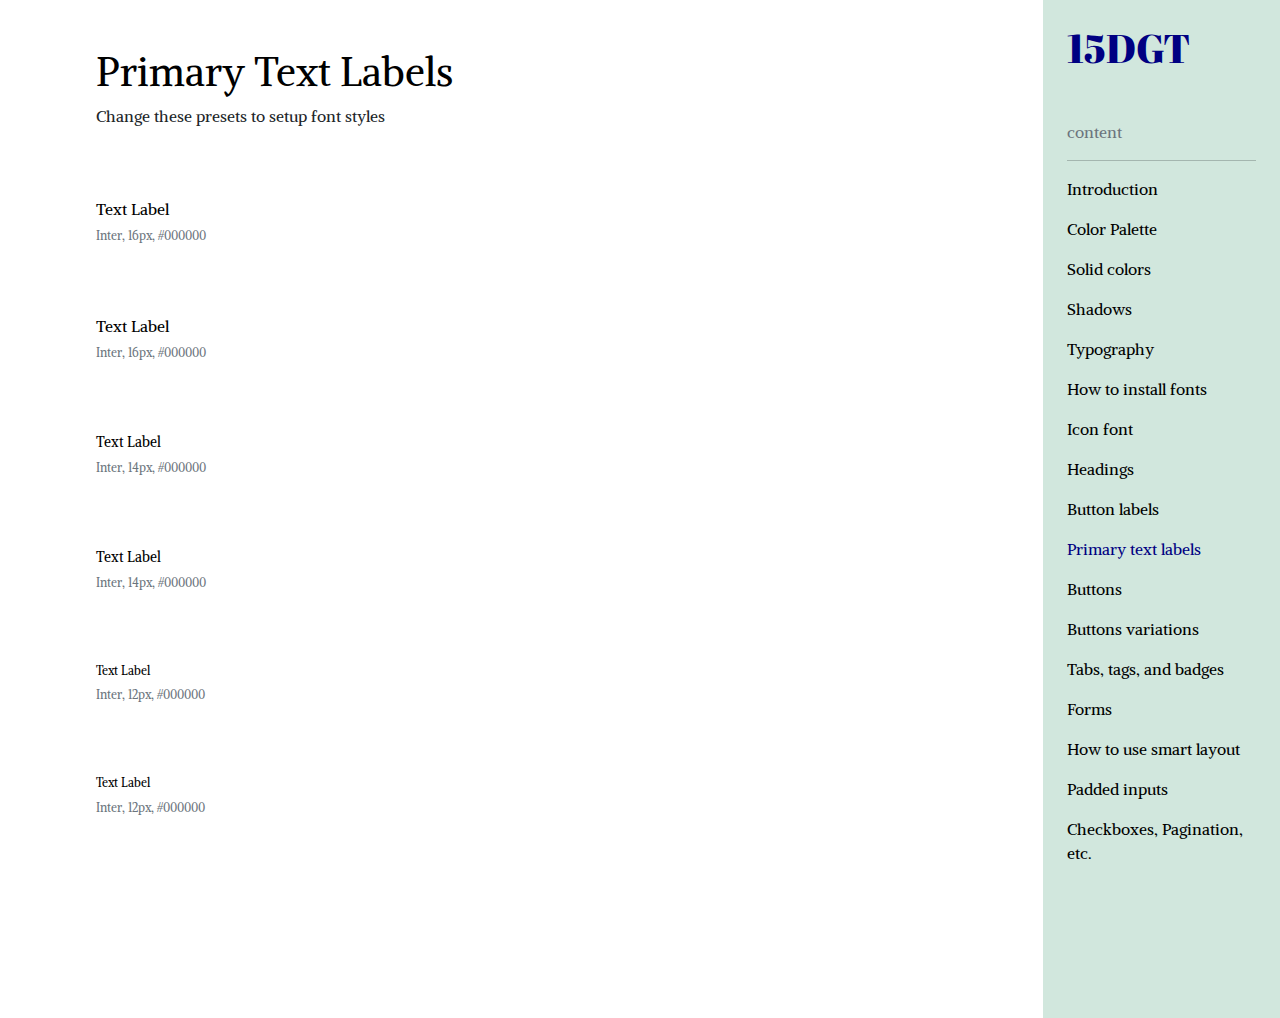
<file: primary-text.html>
<!DOCTYPE html>
<html lang="en">
<head>
    <meta charset="UTF-8">
    <meta http-equiv="X-UA-Compatible" content="IE=edge">
    <meta name="viewport" content="width=device-width, initial-scale=1.0">
    <title>Primary Text</title>
    <!-- bootstrap css -->
    <link rel="stylesheet" href="css/bootstrap.min.css">
    <!-- style css -->
    <link rel="stylesheet" href="css/style.css">
    <!-- responsive css -->
    <link rel="stylesheet" href="css/responsive.css">
</head>
<body>

    <section id="main_container" class="d-md-flex justify-content-between">
        <main class="w-100 p-4 ms-md-5 ps-md-5 mt-4">
            <div>
                <h3 class="fs-1 text-black">Primary Text Labels</h3>
                <p class="fs-6">Change these presets to setup font styles</p>
            </div>
            <div class="mt-5 pt-4">
                <h3 class="text-black h6">Text Label</h3>
                <p class="text-light-emphasis" style="font-size: 12px;">Inter, 16px, #000000</p>
            </div>
            <div class="mt-5 pt-4">
                <h3 class="text-black h6">Text Label</h3>
                <p class="text-light-emphasis" style="font-size: 12px;">Inter, 16px, #000000</p>
            </div>
            <div class="mt-5 pt-4">
                <h3 class="text-black h6" style="font-size: 14px;">Text Label</h3>
                <p class="text-light-emphasis" style="font-size: 12px;">Inter, 14px, #000000</p>
            </div>
            <div class="mt-5 pt-4">
                <h3 class="text-black h6" style="font-size: 14px;">Text Label</h3>
                <p class="text-light-emphasis" style="font-size: 12px;">Inter, 14px, #000000</p>
            </div>
            <div class="mt-5 pt-4">
                <h3 class="text-black h6" style="font-size: 12px;">Text Label</h3>
                <p class="text-light-emphasis" style="font-size: 12px;">Inter, 12px, #000000</p>
            </div>
            <div class="mt-5 pt-4">
                <h3 class="text-black h6" style="font-size: 12px;">Text Label</h3>
                <p class="text-light-emphasis" style="font-size: 12px;">Inter, 12px, #000000</p>
            </div>
        </main>
        <aside id="sidebar" class="bg-success-subtle p-4" style="width: 296px">
            <h1 class="fs-1 mb-5 blue-500">15DGT</h1>
            <p class="text-light-emphasis">content</p>
            <hr>
            <p><a href="index.html">Introduction</a></p>
            <p><a href="solid-color.html">Color Palette</a></p>
            <p><a href="solid-color.html">Solid colors</a></p>
            <p><a href="shadow.html">Shadows</a></p>
            <p><a href="icon-font.html">Typography</a></p>
            <p><a href="icon-font.html">How to install fonts</a></p>
            <p><a href="icon-font.html">Icon font</a></p>
            <p><a href="heading.html">Headings</a></p>
            <p><a href="button-label.html">Button labels</a></p>
            <p><a class="active" href="primary-text.html">Primary text labels</a></p>
            <p><a href="btn-variation.html">Buttons</a></p>
            <p><a href="btn-variation.html">Buttons variations</a></p>
            <p><a href="tabs-tag.html">Tabs, tags, and badges</a></p>
            <p><a href="#">Forms</a></p>
            <p><a href="#">How to use smart layout</a></p>
            <p><a href="padded-inputs.html">Padded inputs</a></p>
            <p><a href="checkbox.html">Checkboxes, Pagination, etc.</a></p>
        </aside>
    </section>
    
    <!-- toggle button for mobile -->
    <div class="menu_btn">
        <img src="images/menu.png" alt="">
    </div>
    <div id="close" class="menu_btn">
        <img src="images/close.png" alt="">
    </div>
    
    <!-- script link here -->
    <script src="js/bootstrap.bundle.min.js"></script>
    <script src="js/main.js"></script>
</body>
</html>
</file>
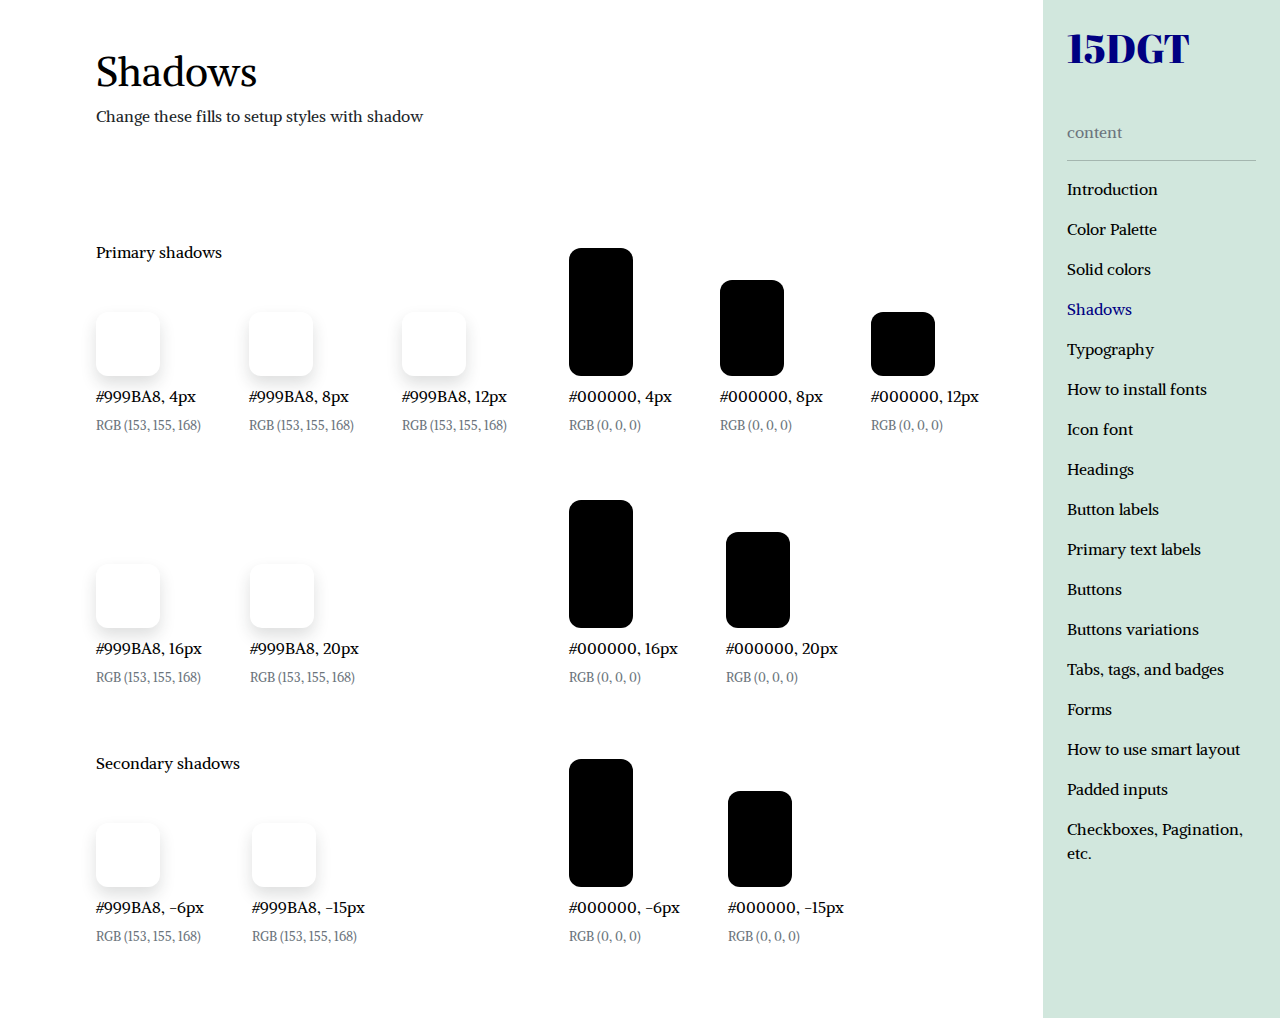
<file: shadow.html>
<!DOCTYPE html>
<html lang="en">
<head>
    <meta charset="UTF-8">
    <meta http-equiv="X-UA-Compatible" content="IE=edge">
    <meta name="viewport" content="width=device-width, initial-scale=1.0">
    <title>Shadows</title>
    <!-- bootstrap css -->
    <link rel="stylesheet" href="css/bootstrap.min.css">
    <!-- style css -->
    <link rel="stylesheet" href="css/style.css">
    <!-- responsive css -->
    <link rel="stylesheet" href="css/responsive.css">
</head>
<body>

    <section id="main_container" class="d-md-flex justify-content-between">
        <main class="w-100 p-4 ms-md-5 ps-md-5 mt-4">
            <div>
                <h3 class="fs-1 text-black">Shadows</h3>
                <p class="fs-6">Change these fills to setup styles with shadow</p>
            </div>
            <div class="color-plates pt-md-5">
                <div class="row mt-5 align-items-end">
                    <div class="col-md-6">
                        <!-- primary color plate -->
                        <p class="fs-6 text-black mb-5">Primary shadows</p>
                        <div class="color-plate d-flex align-items-end gap-md-5 gap-2">
                            <div>
                                <div class="w-64 h-64 bg-white shadow border-radius"></div>
                                <p class="text-black mb-0 py-2">#999BA8, 4px</p>
                                <p class="  text-light-emphasis sm_text ">RGB (153, 155, 168)</p>
                            </div>
                            <div>
                                <div class="w-64 h-64 bg-white shadow border-radius"></div>
                                <p class="text-black mb-0 py-2">#999BA8, 8px</p>
                                <p class="  text-light-emphasis sm_text ">RGB (153, 155, 168)</p>
                            </div>
                            <div>
                                <div class="w-64 h-64 bg-white shadow border-radius"></div>
                                <p class="text-black mb-0 py-2">#999BA8, 12px</p>
                                <p class="  text-light-emphasis sm_text ">RGB (153, 155, 168)</p>
                            </div>
                        </div>
                        
                    </div>
                    <!-- <div class="col-md-2"></div> -->
                    <!-- dark color plate -->
                    <div class="col-md-6">
                        <!-- <p class="fs-6 text-black">Dark color</p> -->
                        <div class="color-plate  d-flex align-items-end gap-md-5 gap-2">
                            <div>
                                <div class="w-64 h-128 bg-black border-radius"></div>
                                <p class="text-black mb-0 py-2">#000000, 4px</p>
                                <p class="  text-light-emphasis sm_text ">RGB (0, 0, 0)</p>
                            </div>
                            <div>
                                <div class="w-64 h-96 bg-black border-radius"></div>
                                <p class="text-black mb-0 py-2">#000000, 8px</p>
                                <p class="  text-light-emphasis sm_text ">RGB (0, 0, 0)</p>
                            </div>
                            <div>
                                <div class="w-64 h-64 bg-black border-radius"></div>
                                <p class="text-black mb-0 py-2">#000000, 12px</p>
                                <p class="  text-light-emphasis sm_text ">RGB (0, 0, 0)</p>
                            </div>
                        </div>
                    </div>
                </div>
                <div class="row mt-5 align-items-end">
                    <div class="col-md-6">
                        <!-- primary color plate -->
                        <!-- <p class="fs-6 text-black">Primary shadows</p> -->
                        <div class="color-plate d-flex align-items-end gap-md-5 gap-2">
                            <div>
                                <div class="w-64 h-64 bg-white shadow border-radius"></div>
                                <p class="text-black mb-0 py-2">#999BA8, 16px</p>
                                <p class="  text-light-emphasis sm_text ">RGB (153, 155, 168)</p>
                            </div>
                            <div>
                                <div class="w-64 h-64 bg-white shadow border-radius"></div>
                                <p class="text-black mb-0 py-2">#999BA8, 20px</p>
                                <p class="  text-light-emphasis sm_text ">RGB (153, 155, 168)</p>
                            </div>
                        </div>
                        
                    </div>
                    <!-- <div class="col-md-2"></div> -->
                    <!-- dark color plate -->
                    <div class="col-md-6">
                        <!-- <p class="fs-6 text-black">Dark color</p> -->
                        <div class="color-plate  d-flex align-items-end gap-md-5 gap-2">
                            <div>
                                <div class="w-64 h-128 bg-black border-radius"></div>
                                <p class="text-black mb-0 py-2">#000000, 16px</p>
                                <p class="  text-light-emphasis sm_text ">RGB (0, 0, 0)</p>
                            </div>
                            <div>
                                <div class="w-64 h-96 bg-black border-radius"></div>
                                <p class="text-black mb-0 py-2">#000000, 20px</p>
                                <p class="  text-light-emphasis sm_text ">RGB (0, 0, 0)</p>
                            </div>
                        </div>
                    </div>
                </div>
                <div class="row mt-5 align-items-end">
                    <div class="col-md-6">
                        <!-- primary color plate -->
                        <p class="fs-6 text-black mb-5">Secondary shadows</p>
                        <div class="color-plate d-flex align-items-end gap-md-5 gap-2">
                            <div>
                                <div class="w-64 h-64 bg-white shadow border-radius"></div>
                                <p class="text-black mb-0 py-2">#999BA8, -6px</p>
                                <p class="  text-light-emphasis sm_text ">RGB (153, 155, 168)</p>
                            </div>
                            <div>
                                <div class="w-64 h-64 bg-white shadow border-radius"></div>
                                <p class="text-black mb-0 py-2">#999BA8, -15px</p>
                                <p class="  text-light-emphasis sm_text ">RGB (153, 155, 168)</p>
                            </div>
                        </div>
                        
                    </div>
                    <!-- <div class="col-md-2"></div> -->
                    <!-- dark color plate -->
                    <div class="col-md-6">
                        <!-- <p class="fs-6 text-black">Dark color</p> -->
                        <div class="color-plate  d-flex align-items-end gap-md-5 gap-2">
                            <div>
                                <div class="w-64 h-128 bg-black border-radius"></div>
                                <p class="text-black mb-0 py-2">#000000, -6px</p>
                                <p class="  text-light-emphasis sm_text ">RGB (0, 0, 0)</p>
                            </div>
                            <div>
                                <div class="w-64 h-96 bg-black border-radius"></div>
                                <p class="text-black mb-0 py-2">#000000, -15px</p>
                                <p class="  text-light-emphasis sm_text ">RGB (0, 0, 0)</p>
                            </div>
                        </div>
                    </div>
                </div>
            </div>
        </main>
        <aside id="sidebar" class="bg-success-subtle p-4" style="width: 296px">
            <h1 class="fs-1 mb-5 blue-500">15DGT</h1>
            <p class="text-light-emphasis">content</p>
            <hr>
            <p><a href="index.html">Introduction</a></p>
            <p><a href="solid-color.html">Color Palette</a></p>
            <p><a href="solid-color.html">Solid colors</a></p>
            <p><a class="active" href="shadow.html">Shadows</a></p>
            <p><a href="icon-font.html">Typography</a></p>
            <p><a href="icon-font.html">How to install fonts</a></p>
            <p><a href="icon-font.html">Icon font</a></p>
            <p><a href="heading.html">Headings</a></p>
            <p><a href="button-label.html">Button labels</a></p>
            <p><a href="primary-text.html">Primary text labels</a></p>
            <p><a href="btn-variation.html">Buttons</a></p>
            <p><a href="btn-variation.html">Buttons variations</a></p>
            <p><a href="tabs-tag.html">Tabs, tags, and badges</a></p>
            <p><a href="#">Forms</a></p>
            <p><a href="#">How to use smart layout</a></p>
            <p><a href="padded-inputs.html">Padded inputs</a></p>
            <p><a href="checkbox.html">Checkboxes, Pagination, etc.</a></p>
        </aside>
    </section>
    
    <!-- toggle button for mobile -->
    <div class="menu_btn">
        <img src="images/menu.png" alt="">
    </div>
    <div id="close" class="menu_btn">
        <img src="images/close.png" alt="">
    </div>
    
    <!-- script link here -->
    <script src="js/bootstrap.bundle.min.js"></script>
    <script src="js/main.js"></script>
</body>
</html>
</file>
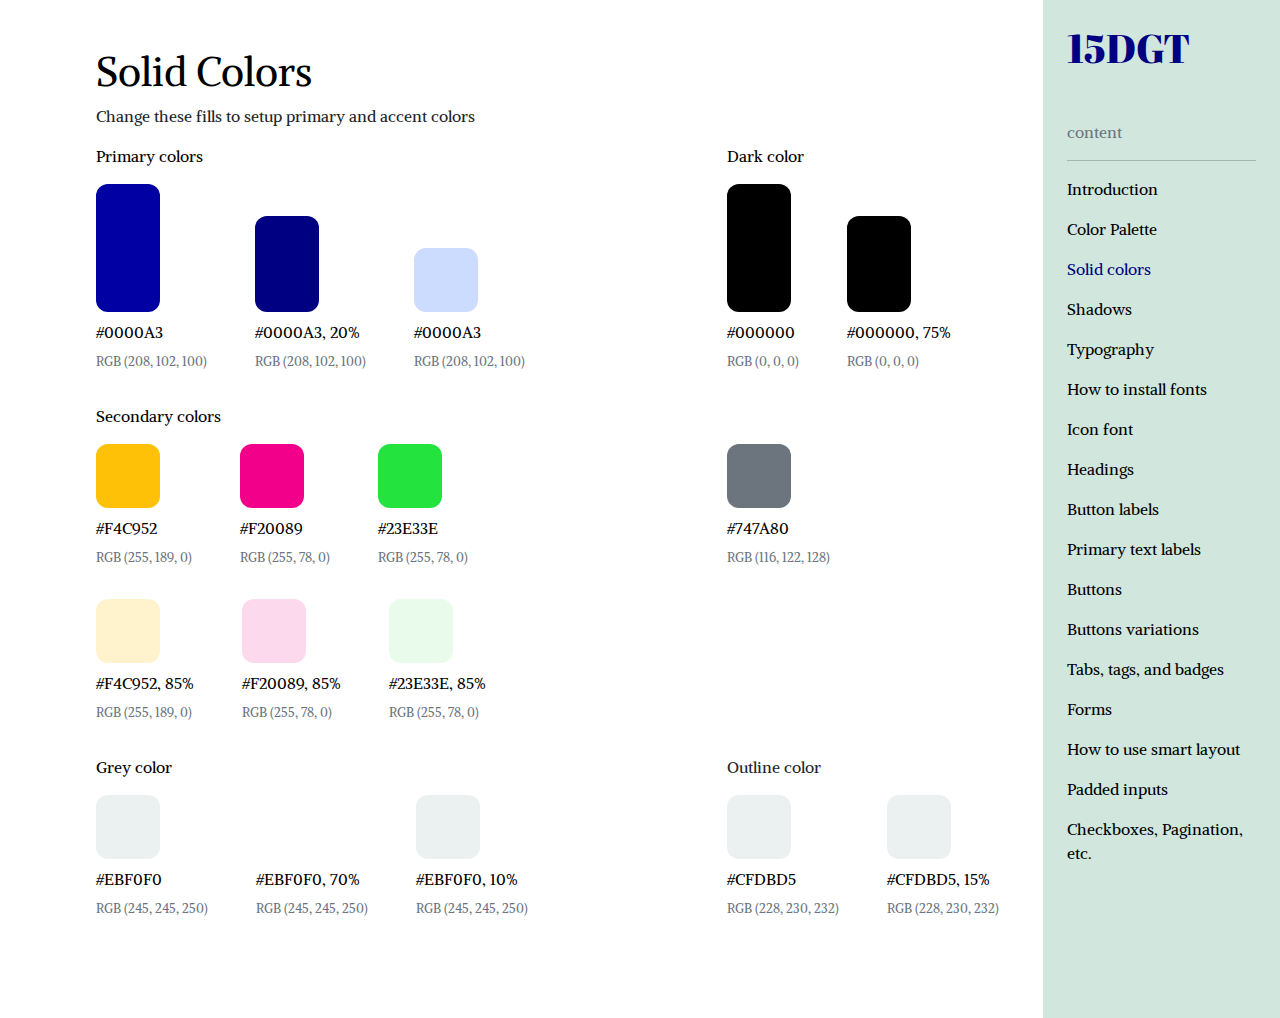
<file: solid-color.html>
<!DOCTYPE html>
<html lang="en">
<head>
    <meta charset="UTF-8">
    <meta http-equiv="X-UA-Compatible" content="IE=edge">
    <meta name="viewport" content="width=device-width, initial-scale=1.0">
    <title>solid colors</title>
    <!-- bootstrap css -->
    <link rel="stylesheet" href="css/bootstrap.min.css">
    <!-- style css -->
    <link rel="stylesheet" href="css/style.css">
    <!-- responsive css -->
    <link rel="stylesheet" href="css/responsive.css">
</head>
<body>

    <section id="main_container" class="d-md-flex justify-content-between">
        <main class="w-100 p-4 ms-md-5 ps-md-5 mt-4">
            <div>
                <h3 class="fs-1 text-black">Solid Colors</h3>
                <p class="fs-6">Change these fills to setup primary and accent colors</p>
            </div>
            <div class="color-plates">
                <div class="row mt-3 ">
                    <div class="col-md-6">
                        <!-- primary color plate -->
                        <p class="fs-6 text-black">Primary colors</p>
                        <div class="color-plate   d-flex align-items-end gap-md-5 gap-2">
                            <div>
                                <div class="w-64 h-128 bg-blue border-radius"></div>
                                <p class="text-black mb-0 py-2">#0000A3</p>
                                <p class="  text-light-emphasis sm_text ">RGB (208, 102, 100)</p>
                            </div>
                            <div>
                                <div class="w-64 h-96 bg-blue-500 border-radius"></div>
                                <p class="text-black mb-0 py-2">#0000A3, 20%</p>
                                <p class="  text-light-emphasis sm_text ">RGB (208, 102, 100)</p>
                            </div>
                            <div>
                                <div class="w-64 h-64 bg_info border-radius"></div>
                                <p class="text-black mb-0 py-2">#0000A3</p>
                                <p class="  text-light-emphasis sm_text ">RGB (208, 102, 100)</p>
                            </div>
                        </div>
                        
                    </div>
                    <div class="col-md-2"></div>
                    <!-- dark color plate -->
                    <div class="col-md-4">
                        <p class="fs-6 text-black">Dark color</p>
                        <div class="color-plate   d-flex align-items-end gap-md-5 gap-2">
                            <div>
                                <div class="w-64 h-128 bg-black border-radius"></div>
                                <p class="text-black mb-0 py-2">#000000</p>
                                <p class="  text-light-emphasis sm_text ">RGB (0, 0, 0)</p>
                            </div>
                            <div>
                                <div class="w-64 h-96 bg-black border-radius"></div>
                                <p class="text-black mb-0 py-2">#000000, 75%</p>
                                <p class="  text-light-emphasis sm_text ">RGB (0, 0, 0)</p>
                            </div>
                        </div>
                    </div>
                </div>
                <div class="row mt-3 align-items-end">
                    <div class="col-md-6">
                        <!-- secondary color plate -->
                        <p class="fs-6 text-black">Secondary colors</p>
                        <div class="color-plate   d-flex align-items-end gap-md-5 gap-2">
                            <div>
                                <div class="w-64 h-64 bg-warning border-radius"></div>
                                <p class="text-black mb-0 py-2">#F4C952</p>
                                <p class="  text-light-emphasis sm_text ">RGB (255, 189, 0)</p>
                            </div>
                            <div>
                                <div class="w-64 h-64 bg_purple border-radius"></div>
                                <p class="text-black mb-0 py-2">#F20089</p>
                                <p class="  text-light-emphasis sm_text ">RGB (255, 78, 0)</p>
                            </div>
                            <div>
                                <div class="w-64 h-64 bg_green border-radius"></div>
                                <p class="text-black mb-0 py-2">#23E33E</p>
                                <p class="  text-light-emphasis sm_text ">RGB (255, 78, 0)</p>
                            </div>
                        </div>
                    </div>
                    <div class="col-md-2"></div>
                    <div class="col-md-4">
                        <div class=" ">
                            <div class="w-64 h-64 bg-secondary border-radius"></div>
                            <p class="text-black mb-0 py-2">#747A80</p>
                            <p class="  text-light-emphasis sm_text">RGB (116, 122, 128)</p>
                        </div>
                    </div>
                </div>
                <div class="row mt-3 align-items-end">
                    <div class="col-md-6">
                        <!-- secondary color plate -->
                        <!-- <p class="fs-6 text-black">Secondary colors</p> -->
                        <div class="color-plate   d-flex align-items-end  gap-md-5 gap-2">
                            <div>
                                <div class="w-64 h-64 bg-warning-subtle border-radius"></div>
                                <p class="text-black mb-0 py-2">#F4C952, 85%</p>
                                <p class="  text-light-emphasis sm_text ">RGB (255, 189, 0)</p>
                            </div>
                            <div>
                                <div class="w-64 h-64 bg_purple_subtle border-radius"></div>
                                <p class="text-black mb-0 py-2">#F20089, 85%</p>
                                <p class="  text-light-emphasis sm_text ">RGB (255, 78, 0)</p>
                            </div>
                            <div>
                                <div class="w-64 h-64 bg_green_subtle border-radius"></div>
                                <p class="text-black mb-0 py-2">#23E33E, 85%</p>
                                <p class="  text-light-emphasis sm_text ">RGB (255, 78, 0)</p>
                            </div>
                        </div>
                    </div>
                    <div class="col-md-2"></div>
                    <div class="col-md-4">
                        
                    </div>
                </div>
                <div class="row mt-3 align-items-end">
                    <div class="col-md-6">
                        <!-- secondary color plate -->
                        <p class="fs-6 text-black">Grey color</p>
                        <div class="color-plate   d-flex align-items-end  gap-md-5 gap-2">
                            <div>
                                <div class="w-64 h-64 border-radius" style="background: #EBF0F0;"></div>
                                <p class="text-black mb-0 py-2">#EBF0F0</p>
                                <p class="  text-light-emphasis sm_text ">RGB (245, 245, 250)</p>
                            </div>
                            <div>
                                <div class="w-64 h-64 bg-white border-radius"></div>
                                <p class="text-black mb-0 py-2">#EBF0F0, 70%</p>
                                <p class="  text-light-emphasis sm_text ">RGB (245, 245, 250)</p>
                            </div>
                            <div>
                                <div class="w-64 h-64 border-radius" style="background: #EBF0F0;"></div>
                                <p class="text-black mb-0 py-2">#EBF0F0, 10%</p>
                                <p class="  text-light-emphasis sm_text ">RGB (245, 245, 250)</p>
                            </div>
                        </div>
                    </div>
                    <div class="col-md-2"></div>
                    <div class="col-md-4">
                        <div class="color-plate   d-flex align-items-end gap-md-5 gap-2">
                            <div class=" ">
                                <p>Outline color</p>
                                <div class="w-64 h-64 border-radius" style="background: #EBF0F0;"></div>
                                <p class="text-black mb-0 py-2">#CFDBD5</p>
                                <p class="   text-light-emphasis sm_text ">RGB (228, 230, 232)</p>
                            </div>
                            <div class=" ">
                                <div class="w-64 h-64 border-radius" style="background: #EBF0F0;"></div>
                                <p class="text-black mb-0 py-2">#CFDBD5, 15%</p>
                                <p class="  text-light-emphasis sm_text ">RGB (228, 230, 232)</p>
                            </div>
                        </div>
                    </div>
                </div>
            </div>
        </main>
        <aside id="sidebar" class="bg-success-subtle p-4" style="width: 296px">
            <h1 class="fs-1 mb-5 blue-500">15DGT</h1>
            <p class="text-light-emphasis">content</p>
            <hr>
            <p><a href="index.html">Introduction</a></p>
            <p><a href="solid-color.html">Color Palette</a></p>
            <p><a class="active" href="solid-color.html">Solid colors</a></p>
            <p><a href="shadow.html">Shadows</a></p>
            <p><a href="icon-font.html">Typography</a></p>
            <p><a href="icon-font.html">How to install fonts</a></p>
            <p><a href="icon-font.html">Icon font</a></p>
            <p><a href="heading.html">Headings</a></p>
            <p><a href="button-label.html">Button labels</a></p>
            <p><a href="primary-text.html">Primary text labels</a></p>
            <p><a href="btn-variation.html">Buttons</a></p>
            <p><a href="btn-variation.html">Buttons variations</a></p>
            <p><a href="tabs-tag.html">Tabs, tags, and badges</a></p>
            <p><a href="#">Forms</a></p>
            <p><a href="#">How to use smart layout</a></p>
            <p><a href="padded-inputs.html">Padded inputs</a></p>
            <p><a href="checkbox.html">Checkboxes, Pagination, etc.</a></p>
        </aside>
    </section>
    
    <!-- toggle button for mobile -->
    <div class="menu_btn">
        <img src="images/menu.png" alt="">
    </div>
    <div id="close" class="menu_btn">
        <img src="images/close.png" alt="">
    </div>
    
    <!-- script link here -->
    <script src="js/bootstrap.bundle.min.js"></script>
    <script src="js/main.js"></script>
</body>
</html>
</file>
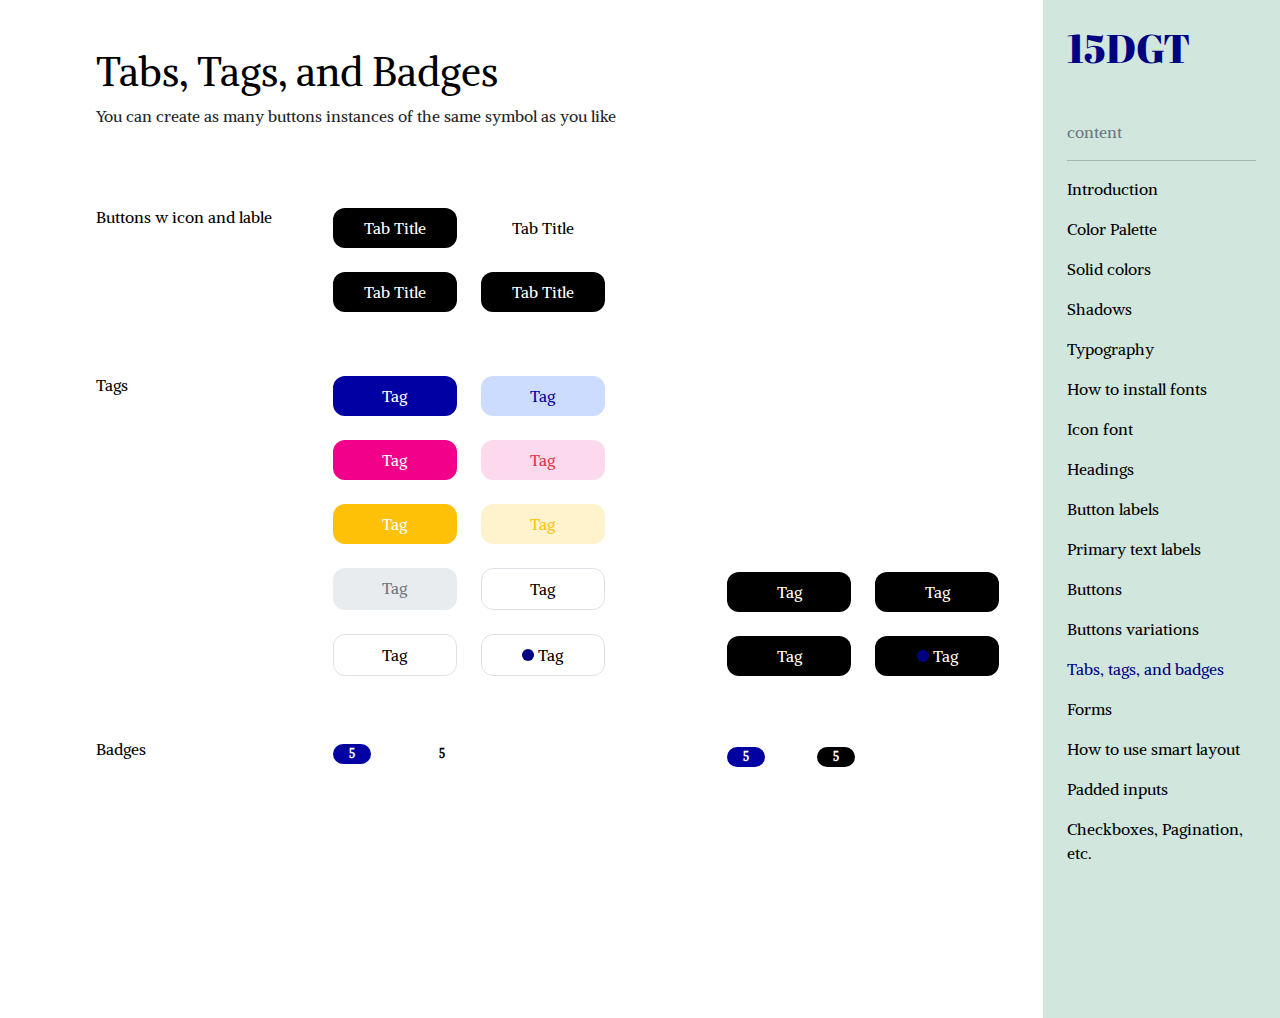
<file: tabs-tag.html>
<!DOCTYPE html>
<html lang="en">
<head>
    <meta charset="UTF-8">
    <meta http-equiv="X-UA-Compatible" content="IE=edge">
    <meta name="viewport" content="width=device-width, initial-scale=1.0">
    <title>Tabs, Tags, and Badges</title>
    <!-- bootstrap css -->
    <link rel="stylesheet" href="css/bootstrap.min.css">
    <!-- style css -->
    <link rel="stylesheet" href="css/style.css">
    <!-- responsive css -->
    <link rel="stylesheet" href="css/responsive.css">
</head>
<body>

    <section id="main_container" class="d-md-flex justify-content-between">
        <main class="w-100 p-4 ms-md-5 ps-md-5 mt-4">
            <div>
                <h3 class="fs-1 text-black">Tabs, Tags, and Badges</h3>
                <p class="fs-6"> You can create as many buttons instances of the same symbol as you like</p>
            </div>
            <div class="row">
                <div class="col-md-3">
                    <div class="mt-5 pt-3">
                        <h3 class="text-black h6">Buttons w icon and lable</h3>
                    </div>
                </div>
                <div class="col-md-5">
                    <div class="mt-5 pt-3">
                        <div class="my-grid gap-4">
                            <div class="bg-black text-center py-2 border-radius text-white">Tab Title</div>
                            <div class="bg-white text-center py-2 border-radius text-black">Tab Title</div>
                            <div class="bg-black text-center py-2 border-radius text-white">Tab Title</div>
                            <div class="bg-black text-center py-2 border-radius text-white">Tab Title</div>
                        </div>
                    </div>
                </div>
                <div class="col-md-4">
                    
                </div>
            </div>
            <div class="row">
                <div class="col-md-3">
                    <div class="mt-5 pt-3">
                        <h3 class="text-black h6">Tags</h3>
                    </div>
                </div>
                <div class="col-md-5">
                    <div class="mt-5 pt-3">
                        <div class="my-grid gap-4">
                            <div class="bg-blue text-center py-2 border-radius text-white">Tag</div>
                            <div class="bg_info text-center py-2 border-radius blue">Tag</div>
                            <div class="bg_purple text-center py-2 border-radius text-white">Tag</div>
                            <div class="bg_purple_subtle text-center py-2 border-radius text-danger">Tag</div>
                            <div class="bg-warning text-center py-2 border-radius text-white">Tag</div>
                            <div class="bg-warning-subtle text-center py-2 border-radius text-warning">Tag</div>
                            <div class="bg-body-secondary text-center py-2 border-radius text-light-emphasis">Tag</div>
                            <div class="bg-body border text-center py-2 border-radius text-black">Tag</div>
                            <div class="bg-body border text-center py-2 border-radius text-black">Tag</div>
                            <div class="bg-body border text-center py-2 border-radius text-black"> <span class="my-round rounded-circle d-inline-block bg-blue-500"> </span> Tag</div>
                        </div>
                    </div>
                </div>
                <div class="col-md-4 align-self-end">
                    <div class="mt-5 pt-3">
                        <div class="my-grid gap-4">
                            <div class="bg-black text-center py-2 border-radius text-white">Tag</div>
                            <div class="bg-black text-center py-2 border-radius text-white">Tag</div>
                            <div class="bg-black text-center py-2 border-radius text-white">Tag</div>
                            <div class="bg-black text-center py-2 border-radius text-white"> <span class="my-round rounded-circle d-inline-block bg-blue-500"> </span> Tag</div>
                        </div>
                    </div>
                </div>
            </div>
            <div class="row">
                <div class="col-md-3">
                    <div class="mt-5 pt-3">
                        <h3 class="text-black h6">Badges</h3>
                    </div>
                </div>
                <div class="col-md-5">
                    <div class="mt-5 pt-3">
                        <span class="badge rounded-pill bg-blue px-3"> 5 </span>
                        <span class="badge text-black rounded-pill ms-5 px-3"> 5 </span>
                    </div>
                </div>
                <div class="col-md-4 align-self-end">
                    <div class="mt-5 pt-3">
                        <span class="badge rounded-pill bg-blue px-3"> 5 </span>
                        <span class="badge bg-black text-white rounded-pill ms-5 px-3"> 5 </span>
                    </div>
                </div>
            </div>
        </main>
        <aside id="sidebar" class="bg-success-subtle p-4" style="width: 296px">
            <h1 class="fs-1 mb-5 blue-500">15DGT</h1>
            <p class="text-light-emphasis">content</p>
            <hr>
            <p><a href="index.html">Introduction</a></p>
            <p><a href="solid-color.html">Color Palette</a></p>
            <p><a href="solid-color.html">Solid colors</a></p>
            <p><a href="shadow.html">Shadows</a></p>
            <p><a href="icon-font.html">Typography</a></p>
            <p><a href="icon-font.html">How to install fonts</a></p>
            <p><a href="icon-font.html">Icon font</a></p>
            <p><a href="heading.html">Headings</a></p>
            <p><a href="button-label.html">Button labels</a></p>
            <p><a href="primary-text.html">Primary text labels</a></p>
            <p><a href="btn-variation.html">Buttons</a></p>
            <p><a href="btn-variation.html">Buttons variations</a></p>
            <p><a class="active" href="tabs-tag.html">Tabs, tags, and badges</a></p>
            <p><a href="#">Forms</a></p>
            <p><a href="#">How to use smart layout</a></p>
            <p><a href="padded-inputs.html">Padded inputs</a></p>
            <p><a href="checkbox.html">Checkboxes, Pagination, etc.</a></p>
        </aside>
    </section>
    
    <!-- toggle button for mobile -->
    <div class="menu_btn">
        <img src="images/menu.png" alt="">
    </div>
    <div id="close" class="menu_btn">
        <img src="images/close.png" alt="">
    </div>
    
    <!-- script link here -->
    <script src="js/bootstrap.bundle.min.js"></script>
    <script src="js/main.js"></script>
</body>
</html>
</file>
<file: css/style.css>
@import url('https://fonts.googleapis.com/css2?family=Abril+Fatface&family=Alike&display=swap');

body{
    font-family: 'Alike', serif;
}
h1{
    font-family: 'Abril Fatface', cursive;
}
/* common css */
a{
    text-decoration: none;
    display: inline-block;
}
.w-64{
    width: 64px;
}
.h-64{
    height: 64px;
}
.h-96{
    height: 96px;
}
.h-128{
    height: 128px;
}
.border-radius{
    border-radius: 12px;
}
.blue{
    color: #0000A3;
}
.bg-blue{
    background: #0000A3;
}
.blue-500{
    color: #000082;
}
.bg-blue-500{
    background: #000082;
}
.bg_purple{
    background: #F20089;
}
.bg_purple_subtle{
    background: #FDD9ED;
}
.bg_info{
    background: #CCDCFF;
}
.bg_green{
    background: #23E33E;
}
.bg_green_subtle{
    background: #E9FCEC;
}
.sm_text{
    font-size: 13px;
}
.active{
    color: #000082;
}
#main_container{
    height: 1018px;
    overflow: hidden;
}

.my-box{
    width: 40px;
    height: 40px;
    line-height: 40px;
    background: #000082;
    color: #fff;
    border-radius: 10px;
    text-align: center;
}

/* introduction page  css start */
.main-heading{
    margin-top: 224px;
    margin-left: 208px;
}
/* .main-heading h1{
    font-size: 84px;
    line-height: 100px;
} */
.main-heading p{
    margin-top: 20px;
    margin-bottom: 118px;
}

aside p a{
    color: #000;
}
aside p a:hover{
    color: #0000A3;
}

/* menu btn */
.menu_btn{
    position: fixed;
    top: 20px;
    right: 20px;
    z-index: 999;
    cursor: pointer;
    width: 30px;
    height: 30px;
    display: none;
}
.menu_btn img{
    width: 100%;
}


/* grid style here */

.my-grid{
    display: grid;
    grid-template-columns: repeat(2, 124px);
}
.my-round{
    width: 12px;
    height: 12px;
}
.place-white::placeholder{
    color: #fff;
}

/* checkbox bg */
.form-check-input:checked{
    background-color: #000082;
    border-color: #000082;
}
.my-bg:checked{
    background-color: #F20089;
    border-color: #F20089;
}
.black-bg:checked{
    background-color: #000;
    border-color: #000;
}
.rotated{
    transform: rotate(180deg);
}
</file>
<file: css/responsive.css>
/* mobile btn responsive */
@media (max-width: 575.98px){
    .menu_btn{
        display: block;
    }
    #close{
        display: none;
    }
    aside{
        display: none;
    }
    #main_container{
        height: auto;
        overflow: visible;
    }
    .main-heading{
        margin-top: 50px;
        margin-left: 30px;
    }
}

@media (min-width: 576px) and (max-width: 767.98px){
    .menu_btn{
        display: block;
    }
    aside{
        display: none;
    }
    #close{
        display: none;
    }
    #main_container{
        height: auto;
        overflow: visible;
    }
    .main-heading{
        margin-top: 50px;
        margin-left: 30px;
    }
}
</file>
